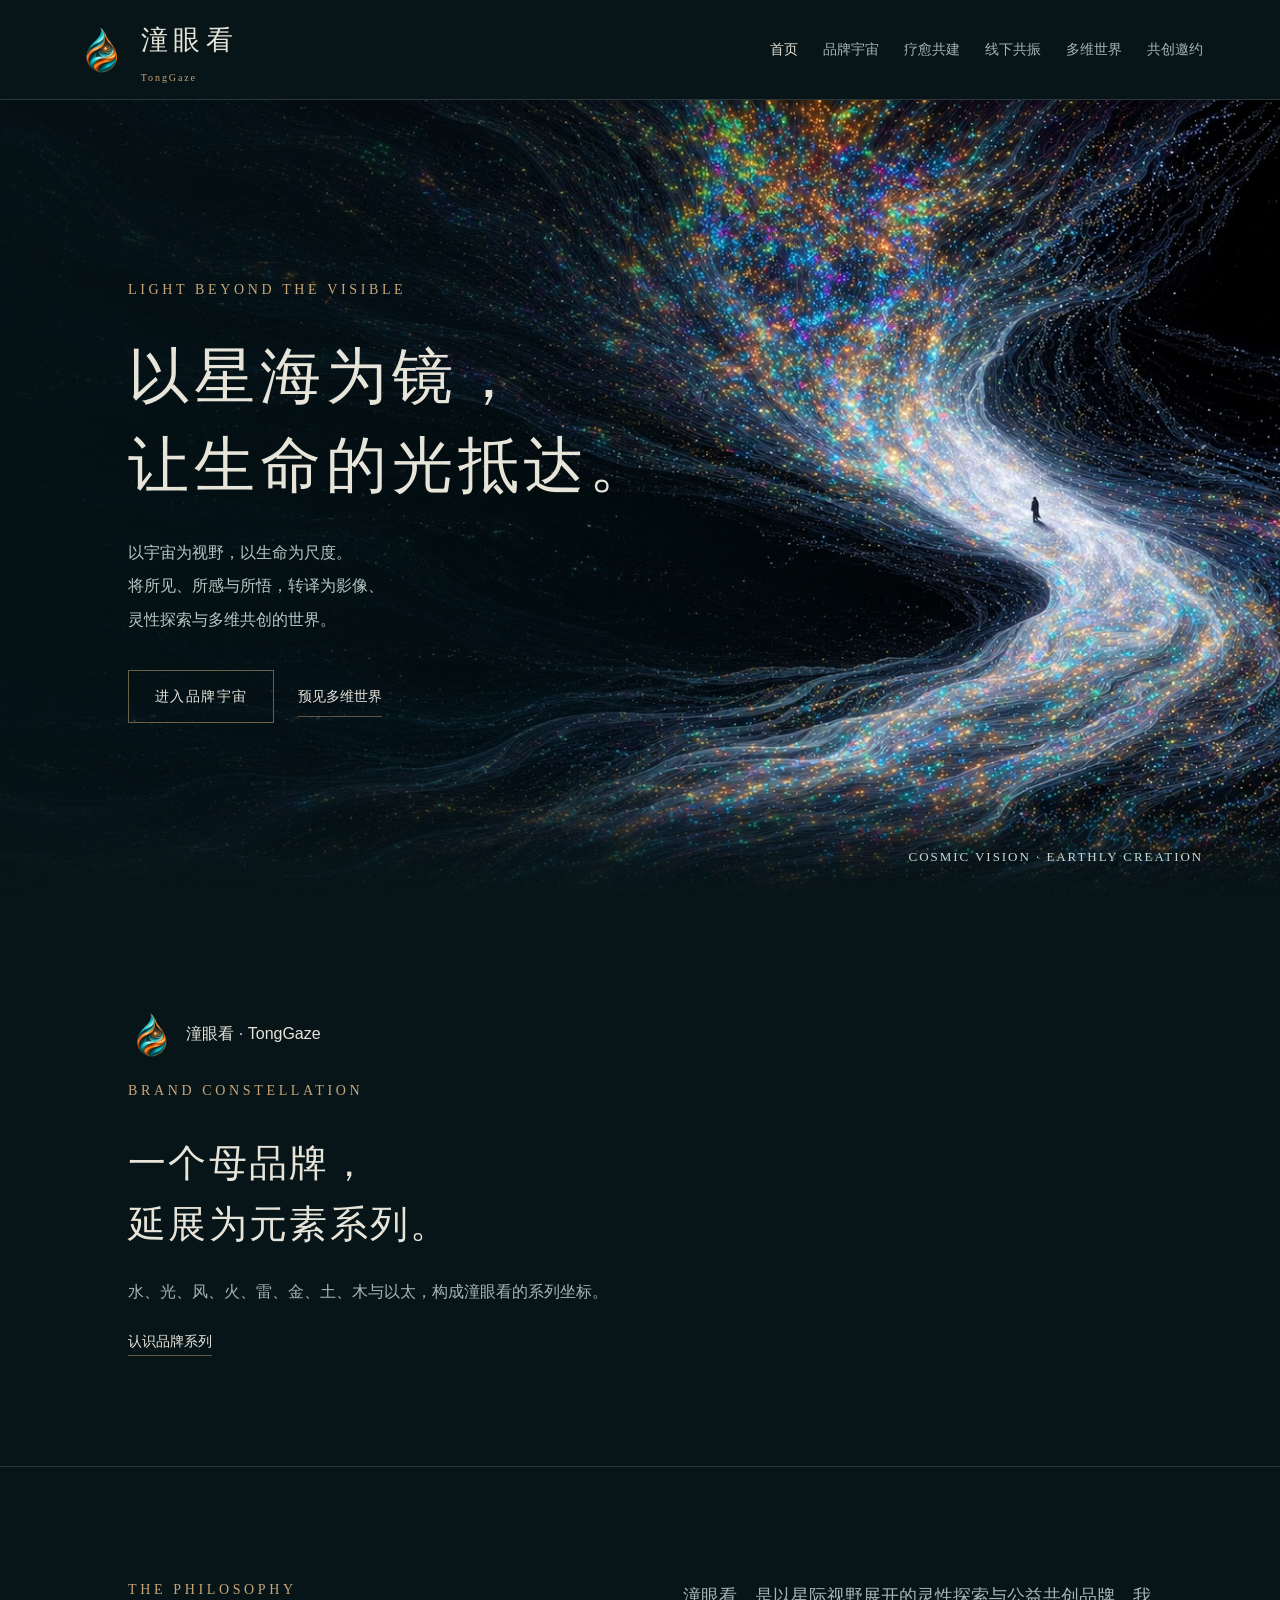
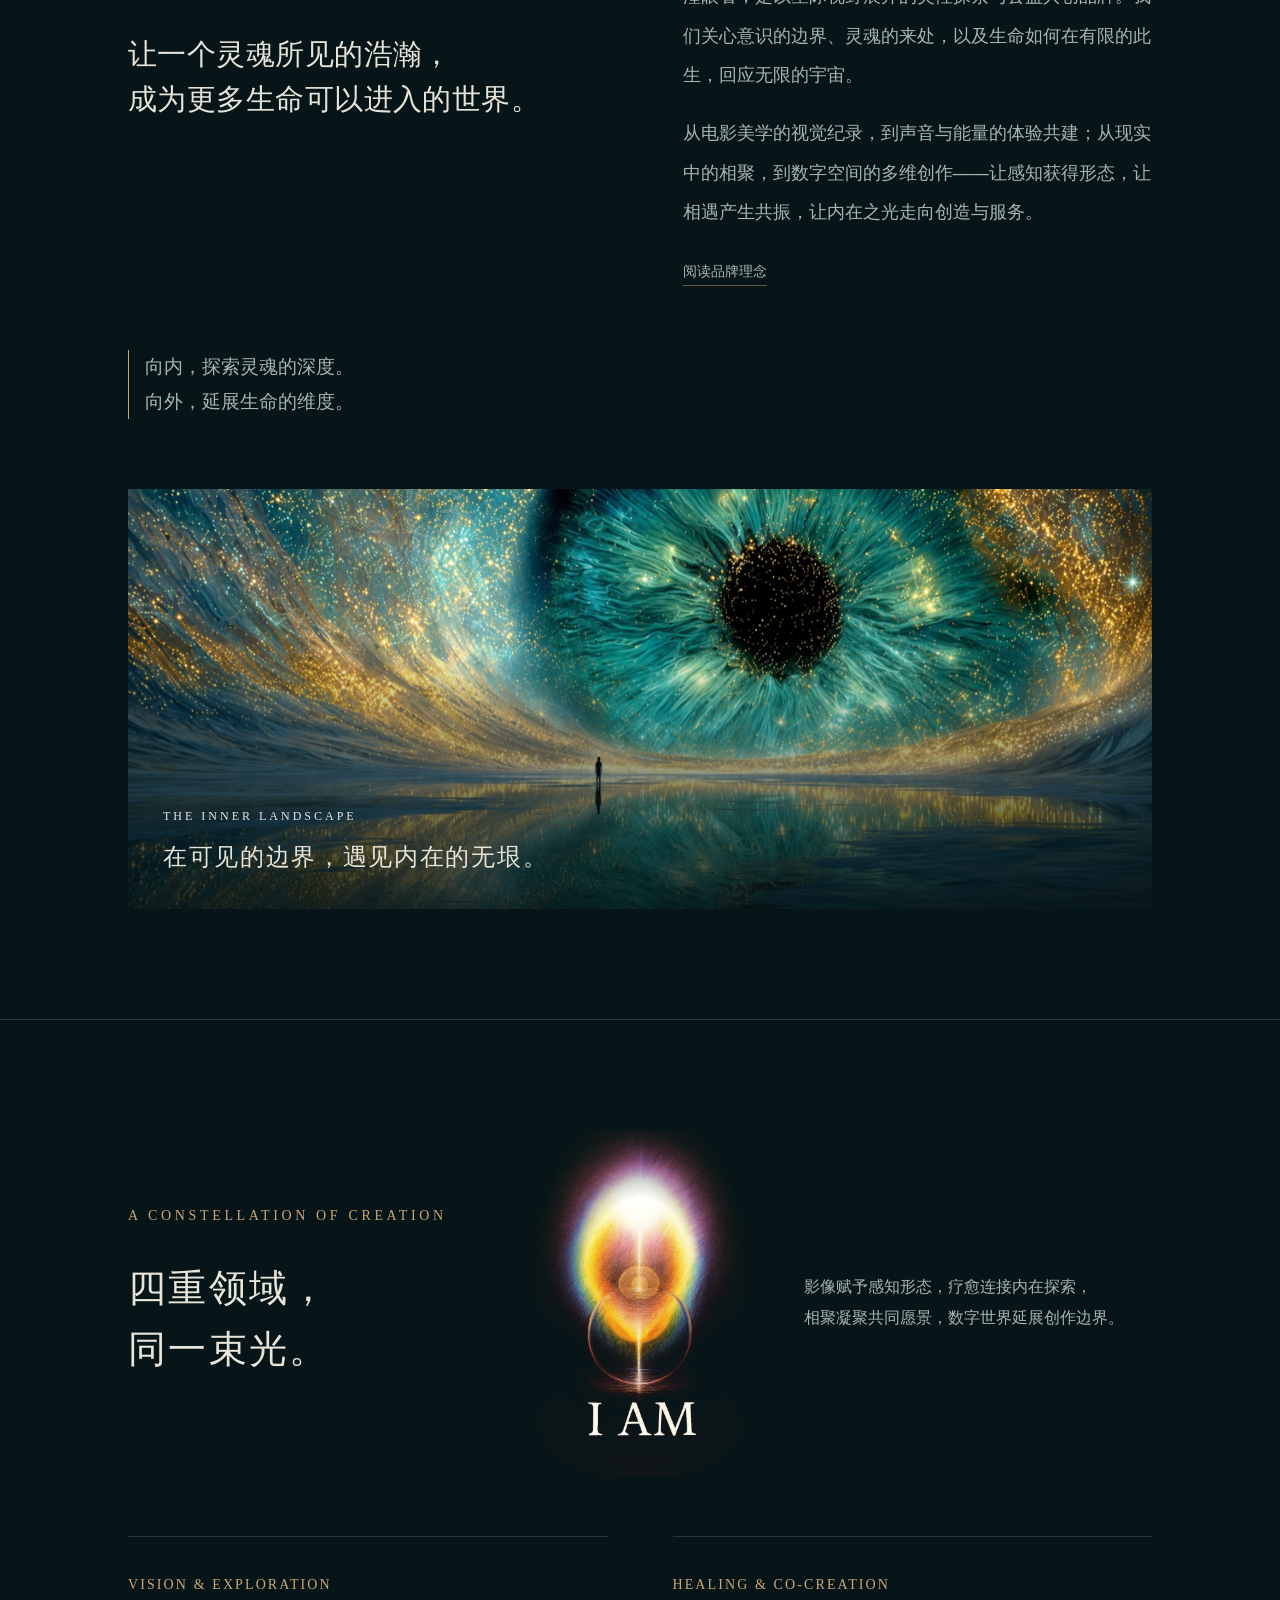
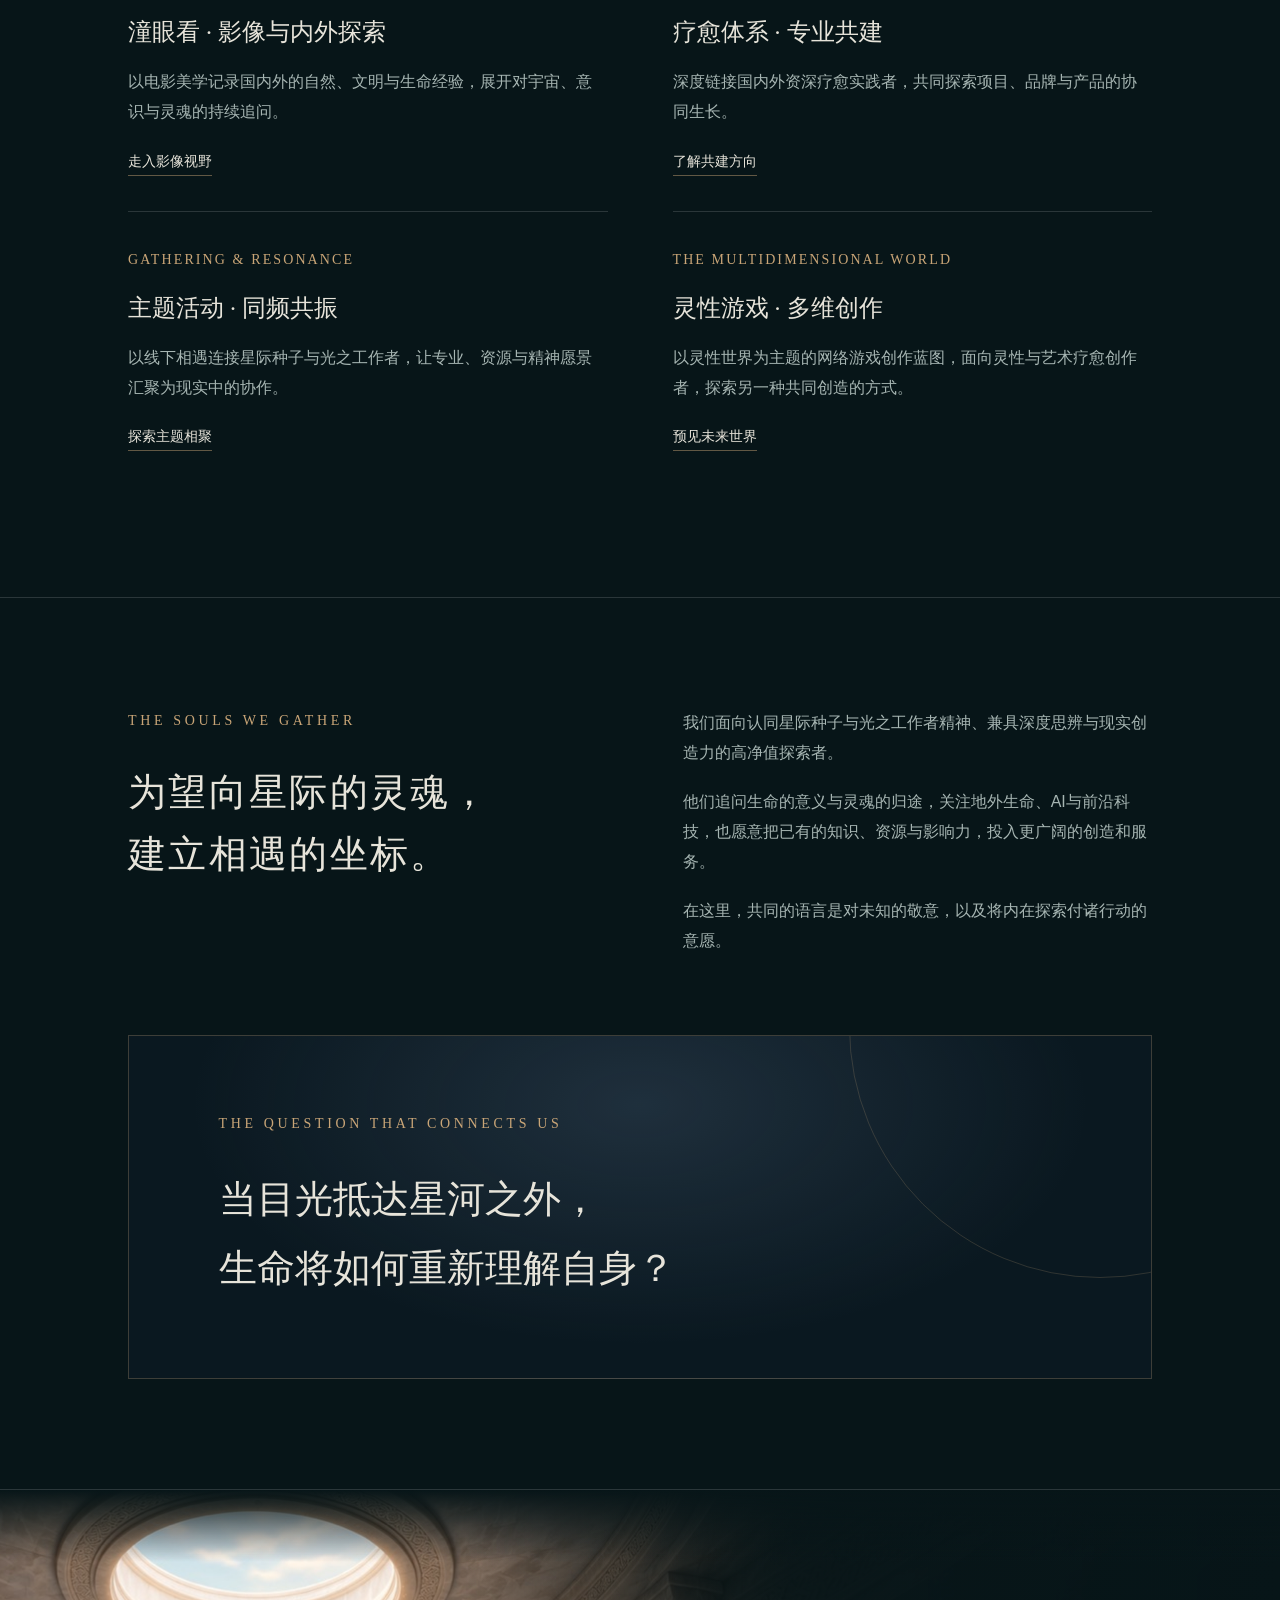
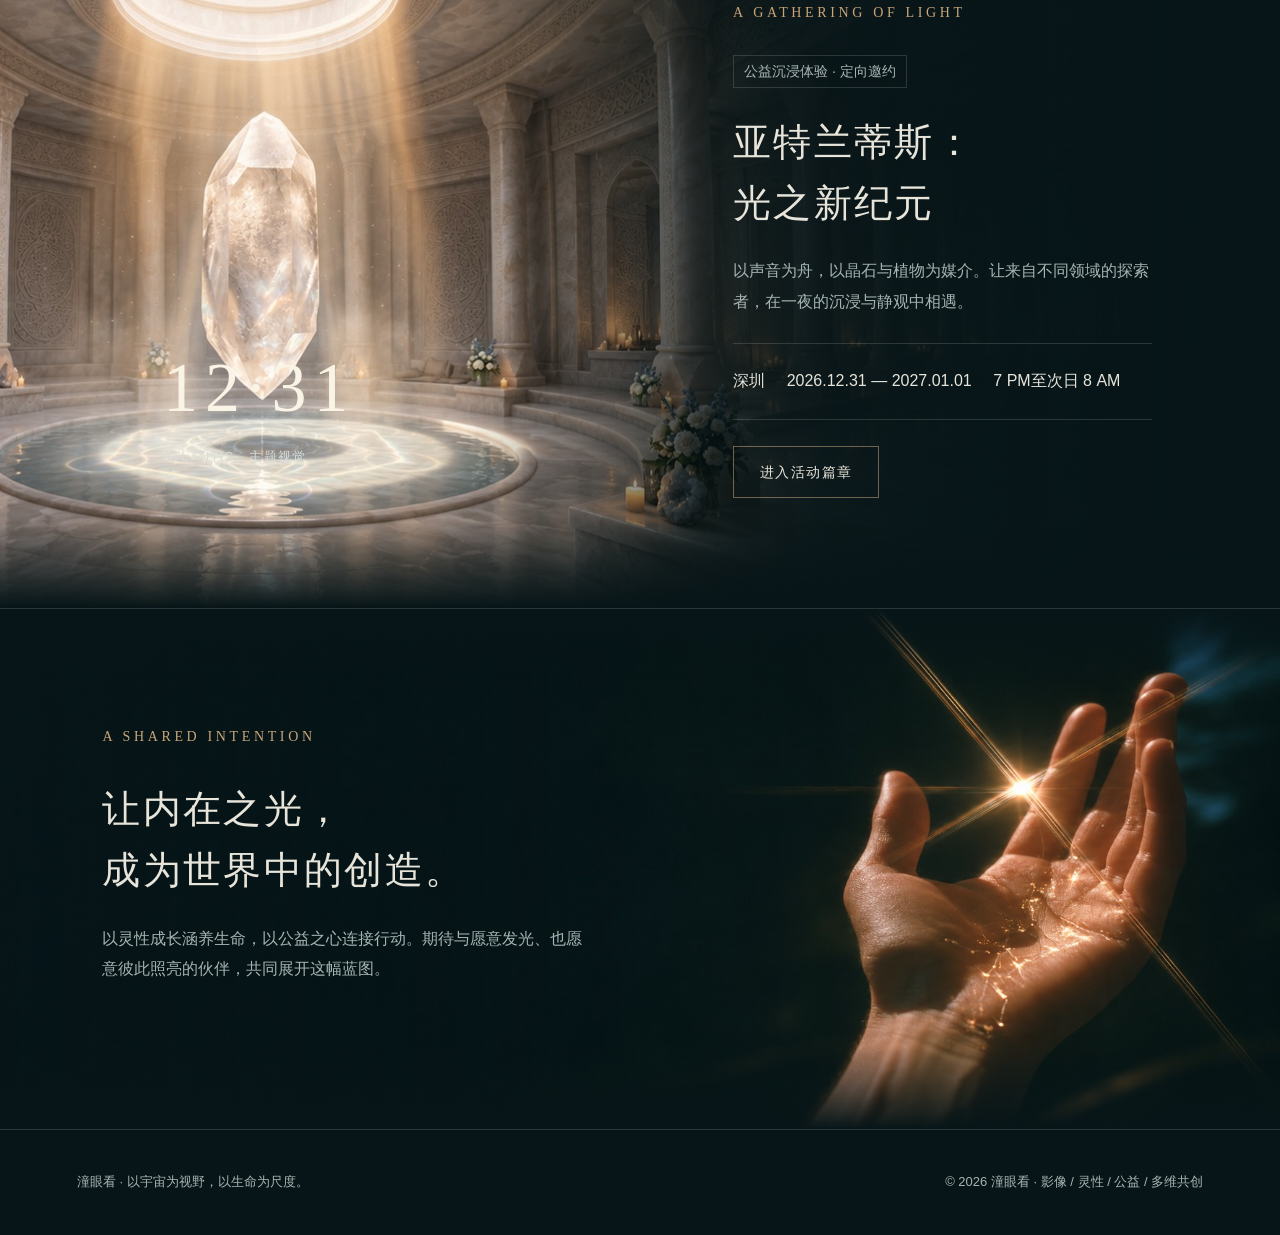
<file: index.html>
<!DOCTYPE html>

<html lang="zh-CN"><head><meta charset="utf-8"/><meta content="width=device-width,initial-scale=1" name="viewport"/><meta content="#071518" name="theme-color"/><meta content="潼眼看，以宇宙为视野，以生命为尺度。连接电影美学、灵性成长、疗愈共建与多维创作。" name="description"/><title>以星海为镜，让生命的光抵达｜潼眼看</title><link href="style.css?v=crystal-panorama" rel="stylesheet"/><meta content="https://mengl6669-dotcom.github.io/tongyankan/assets/i-am.jpg" property="og:image"/><link href="assets/brand/tonggaze-icon-32.png" rel="icon" sizes="32x32" type="image/png"/><link href="assets/brand/tonggaze-icon-180.png" rel="apple-touch-icon" sizes="180x180"/><style>
#philosophy { scroll-margin-top: 6rem; }
.philosophy-heading { container-type: inline-size; min-width: 0; }
#philosophy h2 {
  font-size: min(2.125rem, 6.9cqi);
  line-height: 1.55;
  letter-spacing: .015em;
}
#philosophy .manifesto { padding: 0 0 0 1rem; }
#philosophy .quote {
  color: var(--muted);
  font-size: clamp(1rem, 1.45vw, 1.25rem);
  line-height: 1.85;
}
</style></head><body><header><a aria-label="潼眼看首页" class="logo" href="index.html"><img alt="" class="brand-mark" height="62" src="assets/brand/tonggaze-mark.png" width="54"/><span class="brand-wordmark">潼眼看<small>TongGaze</small></span></a><button aria-controls="nav" aria-expanded="false" class="menu">目录</button><nav aria-label="主导航" id="nav"><a aria-current="page" class="active" href="index.html">首页</a><a class="" href="about.html">品牌宇宙</a><a class="" href="healing.html">疗愈共建</a><a class="" href="experience.html">线下共振</a><a class="" href="world.html">多维世界</a><a class="" href="collaborate.html">共创邀约</a></nav></header><main>
<section class="hero has-photograph"><div class="hero-photograph"><img alt="一道彩色星流穿过夜空，人物伫立在光中" decoding="async" fetchpriority="high" width="1881" height="836" src="assets/starstream-wide.jpg"/></div><div class="hero-text"><div class="eyebrow">Light beyond the visible</div><h1>以星海为镜，<br/>让生命的光抵达。</h1><p>以宇宙为视野，以生命为尺度。<br/>将所见、所感与所悟，转译为影像、<br/>灵性探索与多维共创的世界。</p><div class="actions"><a class="button" href="about.html">进入品牌宇宙</a><a class="textlink" href="world.html">预见多维世界</a></div></div><div class="hero-caption">COSMIC VISION · EARTHLY CREATION</div></section>
<section class="section" id="brand-series" aria-labelledby="brand-series-title">
  <div style="display:flex;align-items:center;gap:.65rem;margin-bottom:1.25rem">
    <img src="assets/brand/tonggaze-emblem.png" alt="" width="48" height="48" loading="lazy"/>
    <span>潼眼看 · TongGaze</span>
  </div>
  <div class="eyebrow">Brand constellation</div>
  <h2 id="brand-series-title">一个母品牌，<br/>延展为元素系列。</h2>
  <p class="muted">水、光、风、火、雷、金、土、木与以太，构成潼眼看的系列坐标。</p>
  <a class="textlink" href="about.html#constellation">认识品牌系列</a>
</section>
<section class="section" id="philosophy"><div class="section-head"><div class="philosophy-heading"><div class="eyebrow">The philosophy</div><h2>让一个灵魂所见的浩瀚，<br/>成为更多生命<wbr/>可以进入的世界。</h2></div><div class="intro muted"><p>潼眼看，是以星际视野展开的灵性探索与公益共创品牌。我们关心意识的边界、灵魂的来处，以及生命如何在有限的此生，回应无限的宇宙。</p><p>从电影美学的视觉纪录，到声音与能量的体验共建；从现实中的相聚，到数字空间的多维创作——让感知获得形态，让相遇产生共振，让内在之光走向创造与服务。</p><a class="textlink" href="about.html">阅读品牌理念</a></div></div><div class="manifesto"><p class="quote">向内，探索灵魂的深度。<br/>向外，延展生命的维度。</p></div><figure class="landscape-window"><img alt="星辰汇聚成宇宙之眼，映照在静谧水面上" class="" decoding="async" height="900" loading="lazy" sizes="(max-width: 760px) 100vw, 55vw" src="assets/cosmic-eye.jpg" width="1600"/><figcaption><span>THE INNER LANDSCAPE</span>在可见的边界，遇见内在的无垠。</figcaption></figure></section>
<section class="section" id="creation-fields"><div class="section-head creation-fields-head"><div><div class="eyebrow">A constellation of creation</div><h2>四重领域，<br/>同一束光。</h2></div><p class="muted">影像赋予感知形态，疗愈连接内在探索，<br/>相聚凝聚共同愿景，数字世界延展创作边界。</p></div><div class="orbit-grid"><article class="orbit-item"><div class="starword">VISION &amp; EXPLORATION</div><h3>潼眼看 · 影像与内外探索</h3><p>以电影美学记录国内外的自然、文明与生命经验，展开对宇宙、意识与灵魂的持续追问。</p><a class="textlink" href="about.html#vision">走入影像视野</a></article><article class="orbit-item"><div class="starword">HEALING &amp; CO-CREATION</div><h3>疗愈体系 · 专业共建</h3><p>深度链接国内外资深疗愈实践者，共同探索项目、品牌与产品的协同生长。</p><a class="textlink" href="healing.html">了解共建方向</a></article><article class="orbit-item"><div class="starword">GATHERING &amp; RESONANCE</div><h3>主题活动 · 同频共振</h3><p>以线下相遇连接星际种子与光之工作者，让专业、资源与精神愿景汇聚为现实中的协作。</p><a class="textlink" href="experience.html">探索主题相聚</a></article><article class="orbit-item"><div class="starword">THE MULTIDIMENSIONAL WORLD</div><h3>灵性游戏 · 多维创作</h3><p>以灵性世界为主题的网络游戏创作蓝图，面向灵性与艺术疗愈创作者，探索另一种共同创造的方式。</p><a class="textlink" href="world.html">预见未来世界</a></article></div></section>
<section class="section"><div class="section-head"><div><div class="eyebrow">The souls we gather</div><h2>为望向星际的灵魂，<br/>建立相遇的坐标。</h2></div><div class="muted"><p>我们面向认同星际种子与光之工作者精神、兼具深度思辨与现实创造力的高净值探索者。</p><p>他们追问生命的意义与灵魂的归途，关注地外生命、AI与前沿科技，也愿意把已有的知识、资源与影响力，投入更广阔的创造和服务。</p><p>在这里，共同的语言是对未知的敬意，以及将内在探索付诸行动的意愿。</p></div></div><div class="constellation"><div class="eyebrow">The question that connects us</div><p class="quote">当目光抵达星河之外，<br/>生命将如何重新理解自身？</p></div></section>
<section class="section event-panel crystal-panel" id="atlantis"><div aria-label="亚特兰蒂斯光之门主题视觉" class="event-art photo-event" role="img"><span class="event-date">12·31</span><small class="art-note">ATLANTIS · 主题视觉</small></div><div><div class="eyebrow">A gathering of light</div><span class="tag">公益沉浸体验 · 定向邀约</span><h2>亚特兰蒂斯：<br/>光之新纪元</h2><p class="muted">以声音为舟，以晶石与植物为媒介。让来自不同领域的探索者，在一夜的沉浸与静观中相遇。</p><div class="facts"><div><strong>深圳</strong></div><div><strong>2026.12.31 — 2027.01.01</strong></div><div><strong>7 PM至次日 8 AM</strong></div></div><a class="button" href="experience.html">进入活动篇章</a></div></section>
<section class="closing reach-scene palm-scene" id="shared-intention"><div class="eyebrow">A shared intention</div><h2>让内在之光，<br/>成为世界中的创造。</h2><p>以灵性成长涵养生命，以公益之心连接行动。期待与愿意发光、也愿意彼此照亮的伙伴，共同展开这幅蓝图。</p></section></main><footer><span>潼眼看 · 以宇宙为视野，以生命为尺度。</span><span>© 2026 潼眼看 · 影像 / 灵性 / 公益 / 多维共创</span></footer><script src="app.js"></script></body></html>
</file>
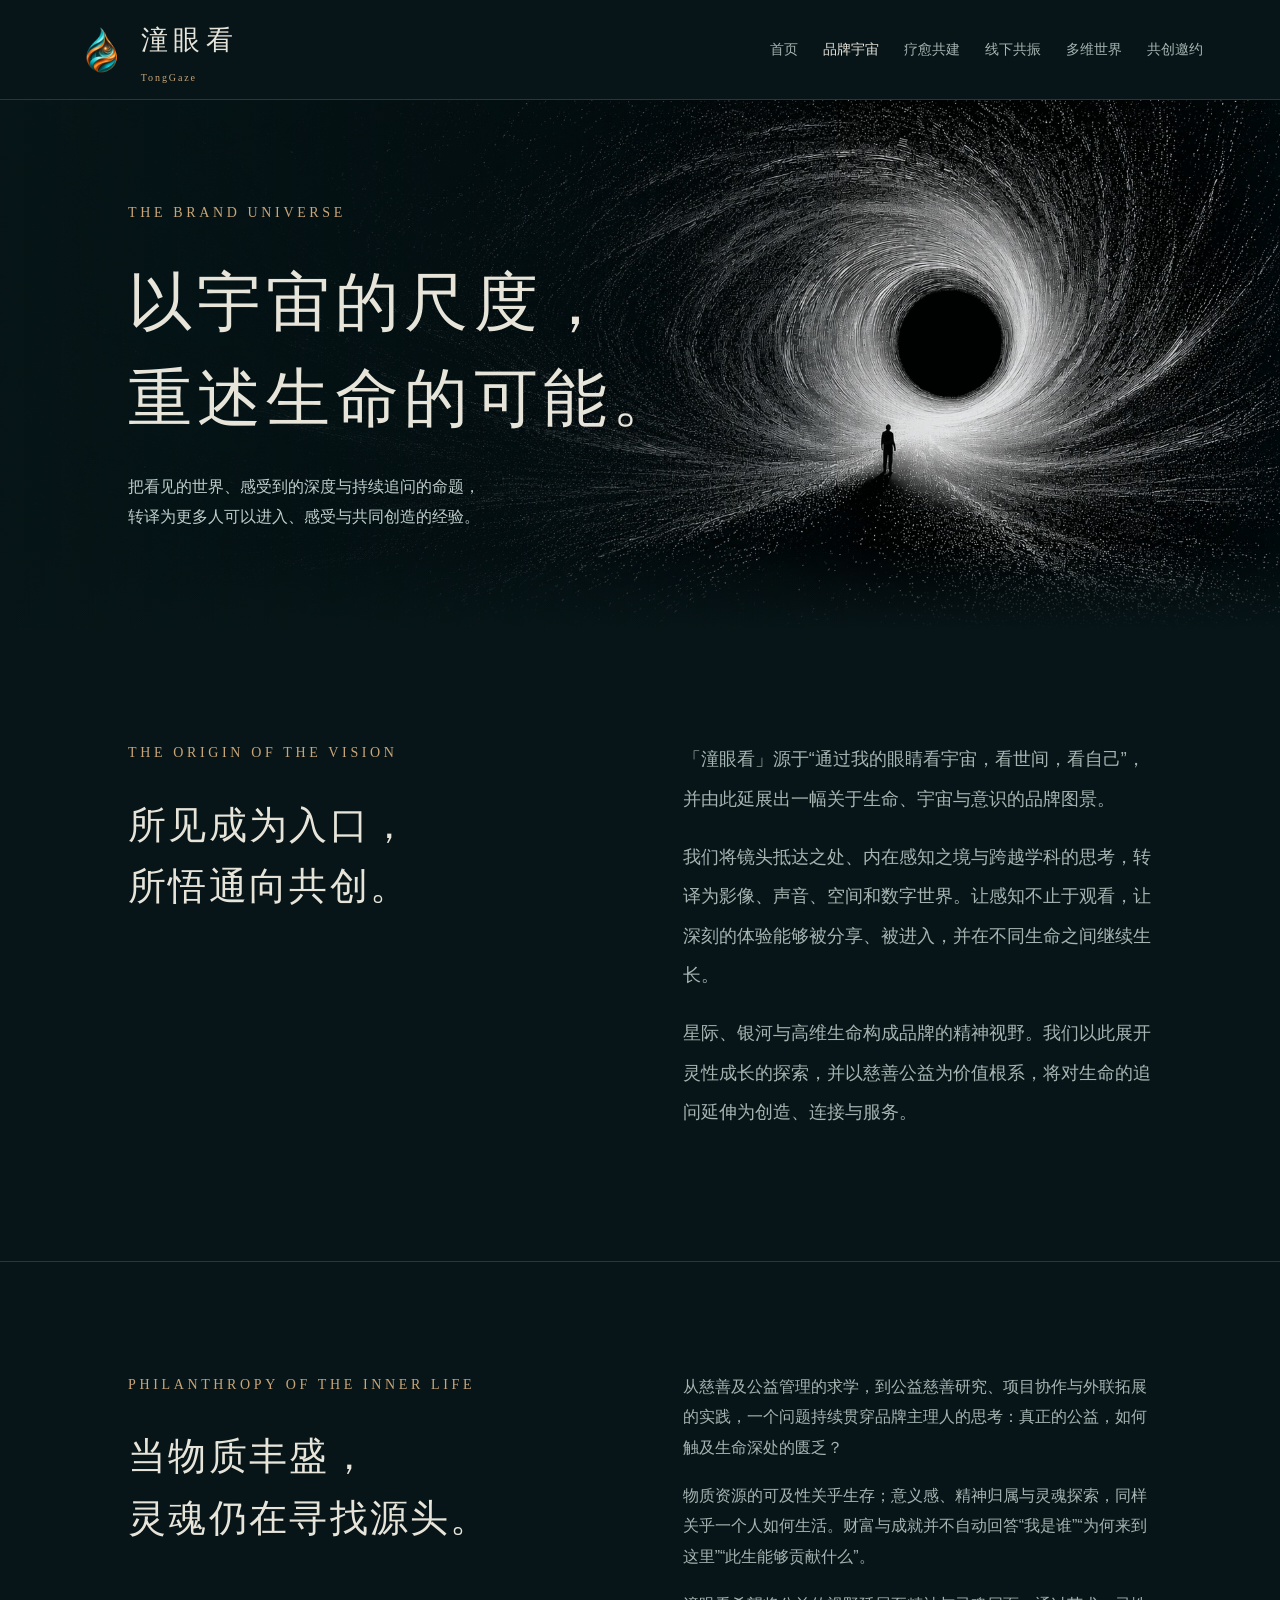
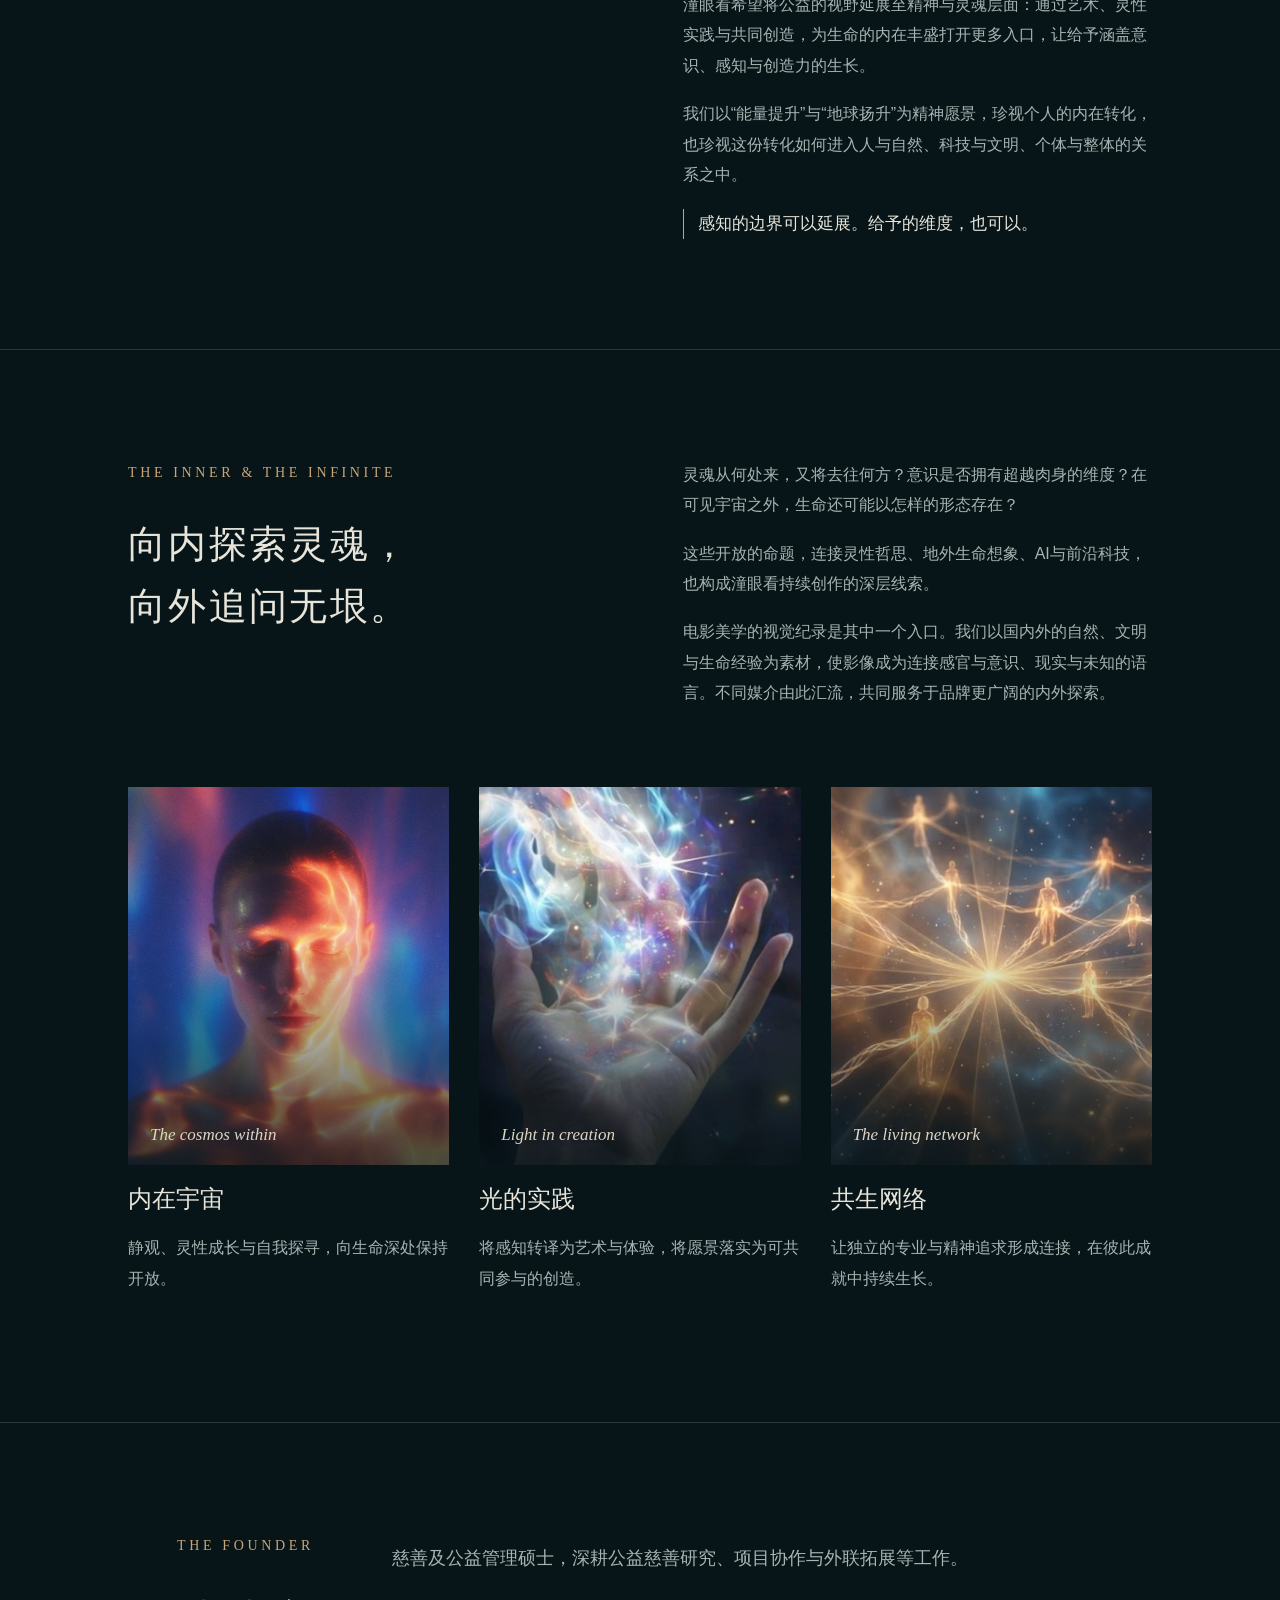
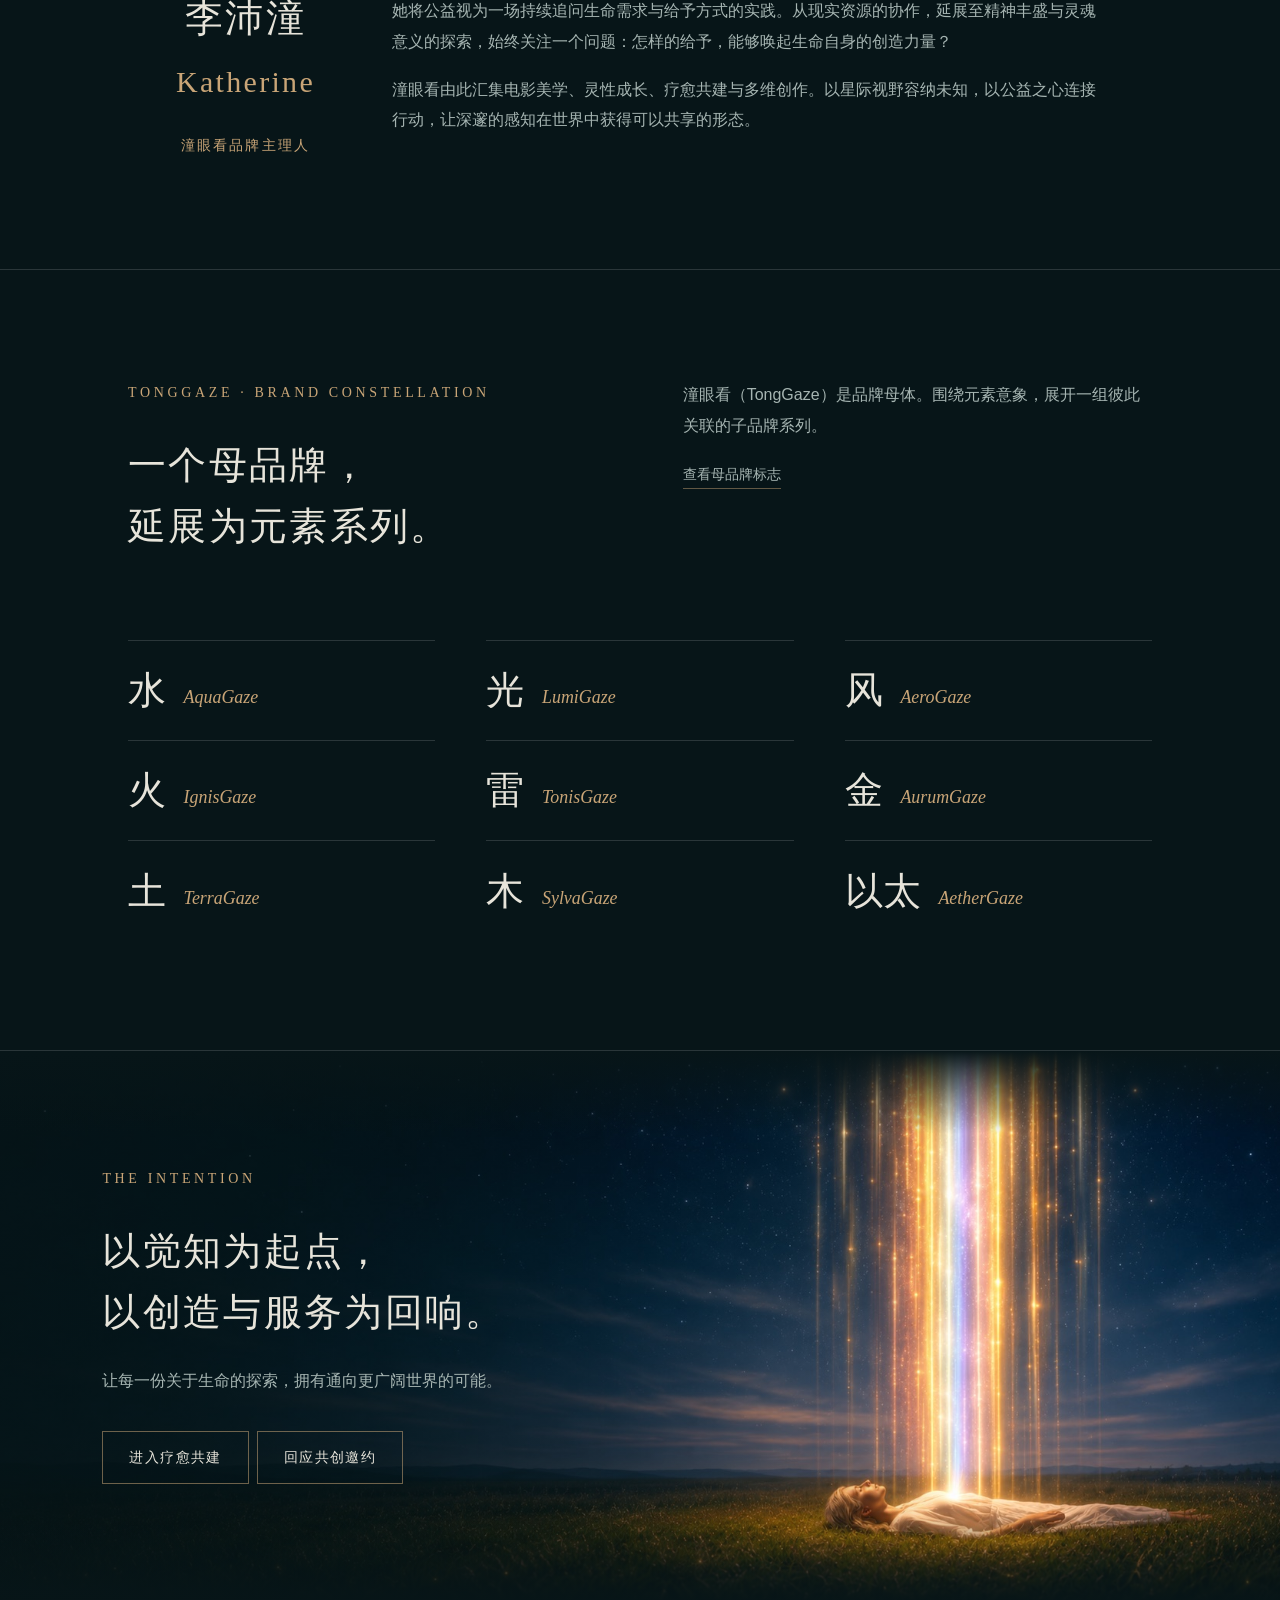
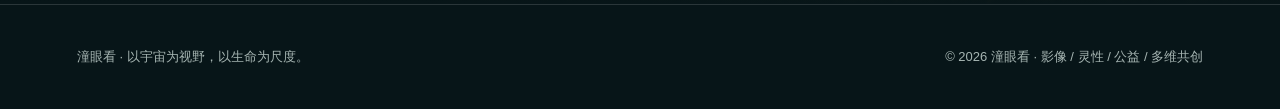
<file: about.html>
<!DOCTYPE html>

<html lang="zh-CN"><head><meta charset="utf-8"/><meta content="width=device-width,initial-scale=1" name="viewport"/><meta content="#071518" name="theme-color"/><meta content="潼眼看，以宇宙为视野，以生命为尺度。连接电影美学、灵性成长、疗愈共建与多维创作。" name="description"/><title>品牌宇宙｜潼眼看</title><link href="style.css?v=intention-beam" rel="stylesheet"/><meta content="https://mengl6669-dotcom.github.io/tongyankan/assets/deep-light.webp" property="og:image"/><link href="assets/brand/tonggaze-icon-32.png" rel="icon" sizes="32x32" type="image/png"/><link href="assets/brand/tonggaze-icon-180.png" rel="apple-touch-icon" sizes="180x180"/></head><body><header><a aria-label="潼眼看首页" class="logo" href="index.html"><img alt="" class="brand-mark" height="62" src="assets/brand/tonggaze-mark.png" width="54"/><span class="brand-wordmark">潼眼看<small>TongGaze</small></span></a><button aria-controls="nav" aria-expanded="false" class="menu">目录</button><nav aria-label="主导航" id="nav"><a class="" href="index.html">首页</a><a aria-current="page" class="active" href="about.html">品牌宇宙</a><a class="" href="healing.html">疗愈共建</a><a class="" href="experience.html">线下共振</a><a class="" href="world.html">多维世界</a><a class="" href="collaborate.html">共创邀约</a></nav></header><main><section class="pagehero visual-hero horizon-hero"><div class="pagehero-art"><img alt="一个人站在黑洞前，四周星光向中心汇聚" decoding="async" fetchpriority="high" src="assets/event-horizon-wide.jpg" width="1983" height="793"/></div><div class="eyebrow">The brand universe</div><h1>以宇宙的尺度，<br/>重述生命的可能。</h1><p>把看见的世界、感受到的深度与持续追问的命题，<br/>转译为更多人可以进入、感受与共同创造的经验。</p></section>
<section class="section origin-section"><div class="section-head"><div><div class="eyebrow">The origin of the vision</div><h2>所见成为入口，<br/>所悟通向共创。</h2></div><div class="intro muted"><p>「潼眼看」源于“通过我的眼睛看宇宙，看世间，看自己”，并由此延展出一幅关于生命、宇宙与意识的品牌图景。</p><p>我们将镜头抵达之处、内在感知之境与跨越学科的思考，转译为影像、声音、空间和数字世界。让感知不止于观看，让深刻的体验能够被分享、被进入，并在不同生命之间继续生长。</p><p>星际、银河与高维生命构成品牌的精神视野。我们以此展开灵性成长的探索，并以慈善公益为价值根系，将对生命的追问延伸为创造、连接与服务。</p></div></div></section>
<section class="section" id="inner-philanthropy"><div class="section-head"><div><div class="eyebrow">Philanthropy of the inner life</div><h2>当物质丰盛，<br/>灵魂仍在寻找源头。</h2></div><div class="muted"><p>从慈善及公益管理的求学，到公益慈善研究、项目协作与外联拓展的实践，一个问题持续贯穿品牌主理人的思考：真正的公益，如何触及生命深处的匮乏？</p><p>物质资源的可及性关乎生存；意义感、精神归属与灵魂探索，同样关乎一个人如何生活。财富与成就并不自动回答“我是谁”“为何来到这里”“此生能够贡献什么”。</p><p>潼眼看希望将公益的视野延展至精神与灵魂层面：通过艺术、灵性实践与共同创造，为生命的内在丰盛打开更多入口，让给予涵盖意识、感知与创造力的生长。</p><p>我们以“能量提升”与“地球扬升”为精神愿景，珍视个人的内在转化，也珍视这份转化如何进入人与自然、科技与文明、个体与整体的关系之中。</p><p class="giving-reflection"><span>感知的边界可以延展。</span><span>给予的维度，也可以。</span></p></div></div></section>
<section class="section" id="vision"><div class="section-head"><div><div class="eyebrow">The inner &amp; the infinite</div><h2>向内探索灵魂，<br/>向外追问无垠。</h2></div><div class="muted"><p>灵魂从何处来，又将去往何方？意识是否拥有超越肉身的维度？在可见宇宙之外，生命还可能以怎样的形态存在？</p><p>这些开放的命题，连接灵性哲思、地外生命想象、AI与前沿科技，也构成潼眼看持续创作的深层线索。</p><p>电影美学的视觉纪录是其中一个入口。我们以国内外的自然、文明与生命经验为素材，使影像成为连接感官与意识、现实与未知的语言。不同媒介由此汇流，共同服务于品牌更广阔的内外探索。</p></div></div><div class="triptych"><div class="card"><div class="art photo-art"><img alt="蓝紫色光影中闭目的人像，金光勾勒出面部与锁骨" decoding="async" loading="lazy" src="assets/inner-cosmos-portrait.jpg" width="900" height="1350"/><em>The cosmos within</em></div><h3>内在宇宙</h3><p>静观、灵性成长与自我探寻，向生命深处保持开放。</p></div><div class="card"><div class="art photo-art"><img alt="张开的手掌托起一束星光" decoding="async" loading="lazy" src="assets/light-in-palm.jpg" width="692" height="1200"/><em>Light in creation</em></div><h3>光的实践</h3><p>将感知转译为艺术与体验，将愿景落实为可共同参与的创造。</p></div><div class="card"><div class="art photo-art"><img alt="光与生命彼此连接的共生网络意象" class="" decoding="async" height="892" loading="lazy" sizes="(max-width: 760px) 100vw, 55vw" src="assets/creator-network.jpg" width="1600"/><em>The living network</em></div><h3>共生网络</h3><p>让独立的专业与精神追求形成连接，在彼此成就中持续生长。</p></div></div></section>
<section class="section" id="founder"><div class="section-head founder-layout"><div class="founder-identity"><div class="eyebrow">The founder</div><h2>李沛潼<br/><span style="font-family:Georgia,serif;font-size:30px;color:var(--gold)">Katherine</span></h2><div class="starword">潼眼看品牌主理人</div></div><div class="muted"><p class="intro">慈善及公益管理硕士，深耕公益慈善研究、项目协作与外联拓展等工作。</p><p>她将公益视为一场持续追问生命需求与给予方式的实践。从现实资源的协作，延展至精神丰盛与灵魂意义的探索，始终关注一个问题：怎样的给予，能够唤起生命自身的创造力量？</p><p>潼眼看由此汇集电影美学、灵性成长、疗愈共建与多维创作。以星际视野容纳未知，以公益之心连接行动，让深邃的感知在世界中获得可以共享的形态。</p></div></div></section><section class="section brand-constellation" id="constellation"><div class="section-head"><div><div class="eyebrow">TongGaze · Brand constellation</div><h2>一个母品牌，<br/>延展为元素系列。</h2></div><div class="muted"><p>潼眼看（TongGaze）是品牌母体。围绕元素意象，展开一组彼此关联的子品牌系列。</p><a class="textlink" href="brand.html">查看母品牌标志</a></div></div><div class="brand-series-grid"><article class="brand-series-card"><h3>水</h3><span lang="en">AquaGaze</span></article><article class="brand-series-card"><h3>光</h3><span lang="en">LumiGaze</span></article><article class="brand-series-card"><h3>风</h3><span lang="en">AeroGaze</span></article><article class="brand-series-card"><h3>火</h3><span lang="en">IgnisGaze</span></article><article class="brand-series-card"><h3>雷</h3><span lang="en">TonisGaze</span></article><article class="brand-series-card"><h3>金</h3><span lang="en">AurumGaze</span></article><article class="brand-series-card"><h3>土</h3><span lang="en">TerraGaze</span></article><article class="brand-series-card"><h3>木</h3><span lang="en">SylvaGaze</span></article><article class="brand-series-card"><h3>以太</h3><span lang="en">AetherGaze</span></article></div></section><section id="intention" class="closing reach-scene intention-scene"><div class="eyebrow">The intention</div><h2>以觉知为起点，<br/>以创造与服务为回响。</h2><p>让每一份关于生命的探索，拥有通向更广阔世界的可能。</p><a class="button" href="healing.html">进入疗愈共建</a><a class="button" href="collaborate.html">回应共创邀约</a></section></main><footer><span>潼眼看 · 以宇宙为视野，以生命为尺度。</span><span>© 2026 潼眼看 · 影像 / 灵性 / 公益 / 多维共创</span></footer><script src="app.js"></script></body></html>
</file>
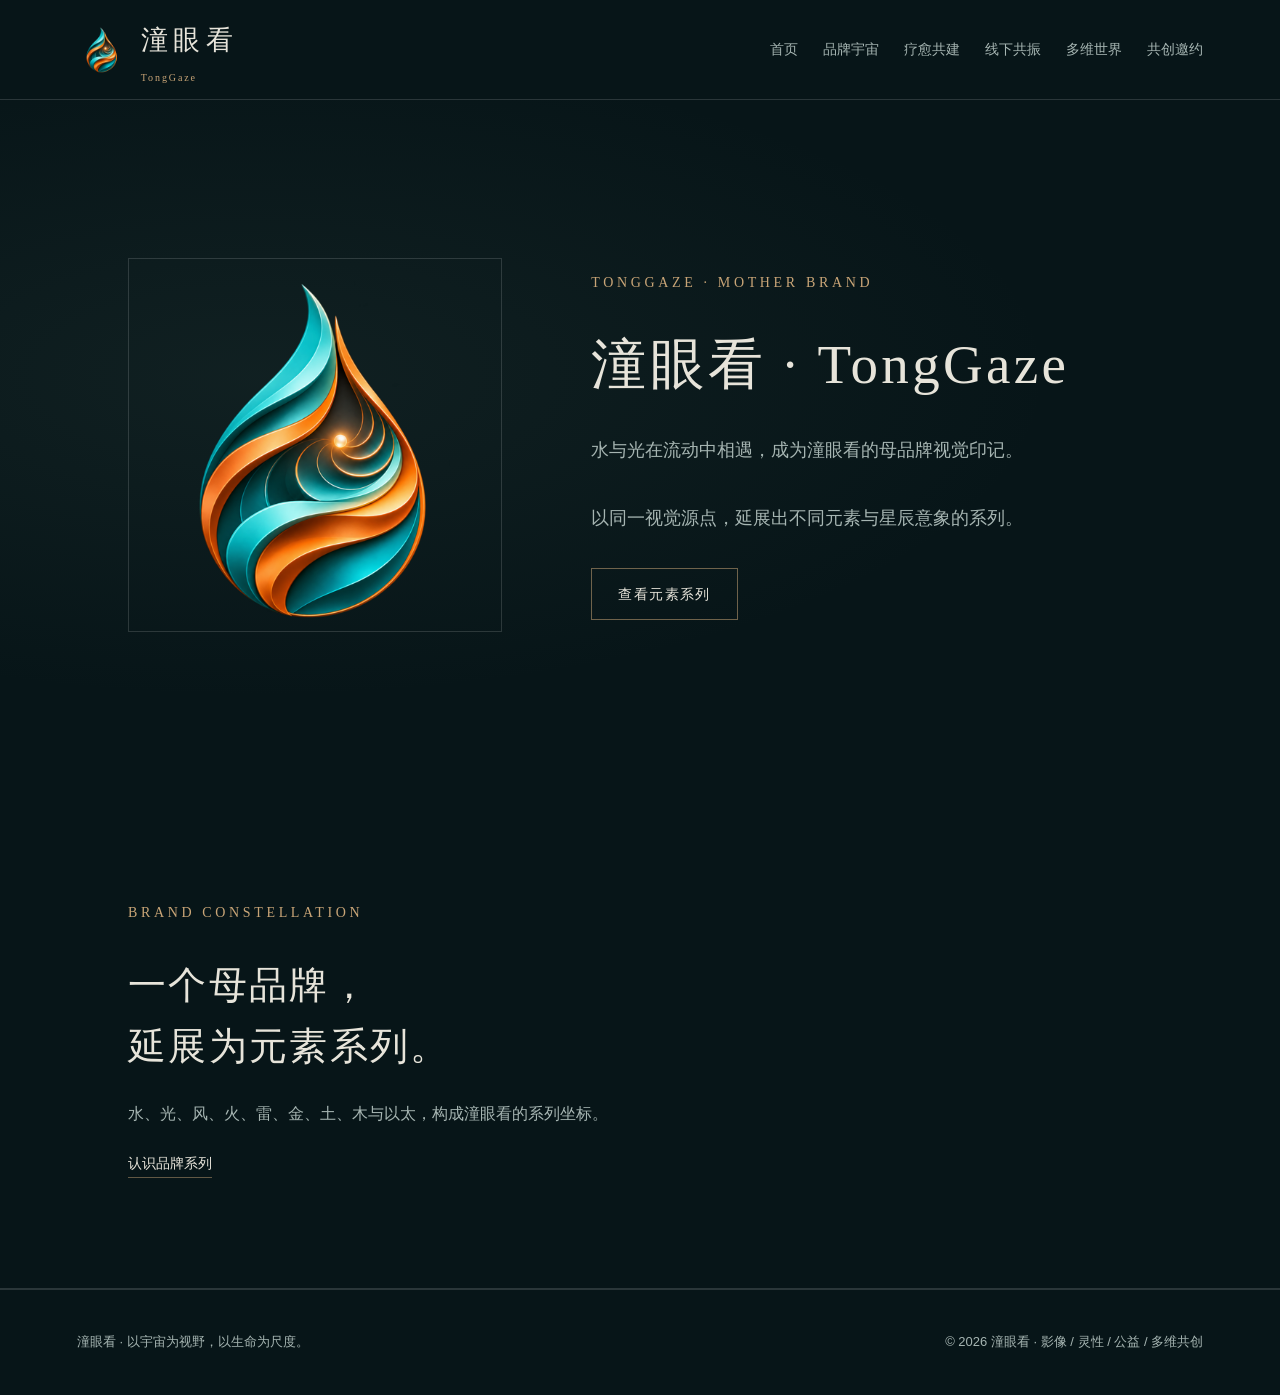
<file: brand.html>
<!DOCTYPE html>

<html lang="zh-CN"><head><meta charset="utf-8"/><meta content="width=device-width,initial-scale=1" name="viewport"/><meta content="#071518" name="theme-color"/><meta content="潼眼看母品牌定稿标志 TongGaze，以及由母品牌延展的元素系列。" name="description"/><title>潼眼看 · TongGaze 母品牌标志</title><link href="style.css?v=20261122-tonggaze" rel="stylesheet"/><meta content="https://mengl6669-dotcom.github.io/tongyankan/assets/brand/tonggaze-emblem.png" property="og:image"/><link href="assets/brand/tonggaze-icon-32.png" rel="icon" sizes="32x32" type="image/png"/><link href="assets/brand/tonggaze-icon-180.png" rel="apple-touch-icon" sizes="180x180"/></head><body><header><a aria-label="潼眼看首页" class="logo" href="index.html"><img alt="" class="brand-mark" height="62" src="assets/brand/tonggaze-mark.png" width="54"/><span class="brand-wordmark">潼眼看<small>TongGaze</small></span></a><button aria-controls="nav" aria-expanded="false" class="menu">目录</button><nav aria-label="主导航" id="nav"><a class="" href="index.html">首页</a><a class="" href="about.html">品牌宇宙</a><a class="" href="healing.html">疗愈共建</a><a class="" href="experience.html">线下共振</a><a class="" href="world.html">多维世界</a><a class="" href="collaborate.html">共创邀约</a></nav></header><main class="brand-guide"><section class="brand-guide-hero master-brand-hero"><div class="brand-guide-symbol"><img alt="潼眼看水滴形母品牌标志" class="master-logo-image" height="520" src="assets/brand/tonggaze-emblem.png" width="520"/></div><div><div class="eyebrow">TongGaze · Mother Brand</div><h1>潼眼看 · TongGaze</h1><p>水与光在流动中相遇，成为潼眼看的母品牌视觉印记。</p><p>以同一视觉源点，延展出不同元素与星辰意象的系列。</p><a class="button" href="about.html#constellation">查看元素系列</a></div></section><section class="section"><div class="eyebrow">Brand constellation</div><h2>一个母品牌，<br/>延展为元素系列。</h2><p class="muted">水、光、风、火、雷、金、土、木与以太，构成潼眼看的系列坐标。</p><a class="textlink" href="about.html#constellation">认识品牌系列</a></section></main><footer><span>潼眼看 · 以宇宙为视野，以生命为尺度。</span><span>© 2026 潼眼看 · 影像 / 灵性 / 公益 / 多维共创</span></footer><script src="app.js"></script></body></html>
</file>
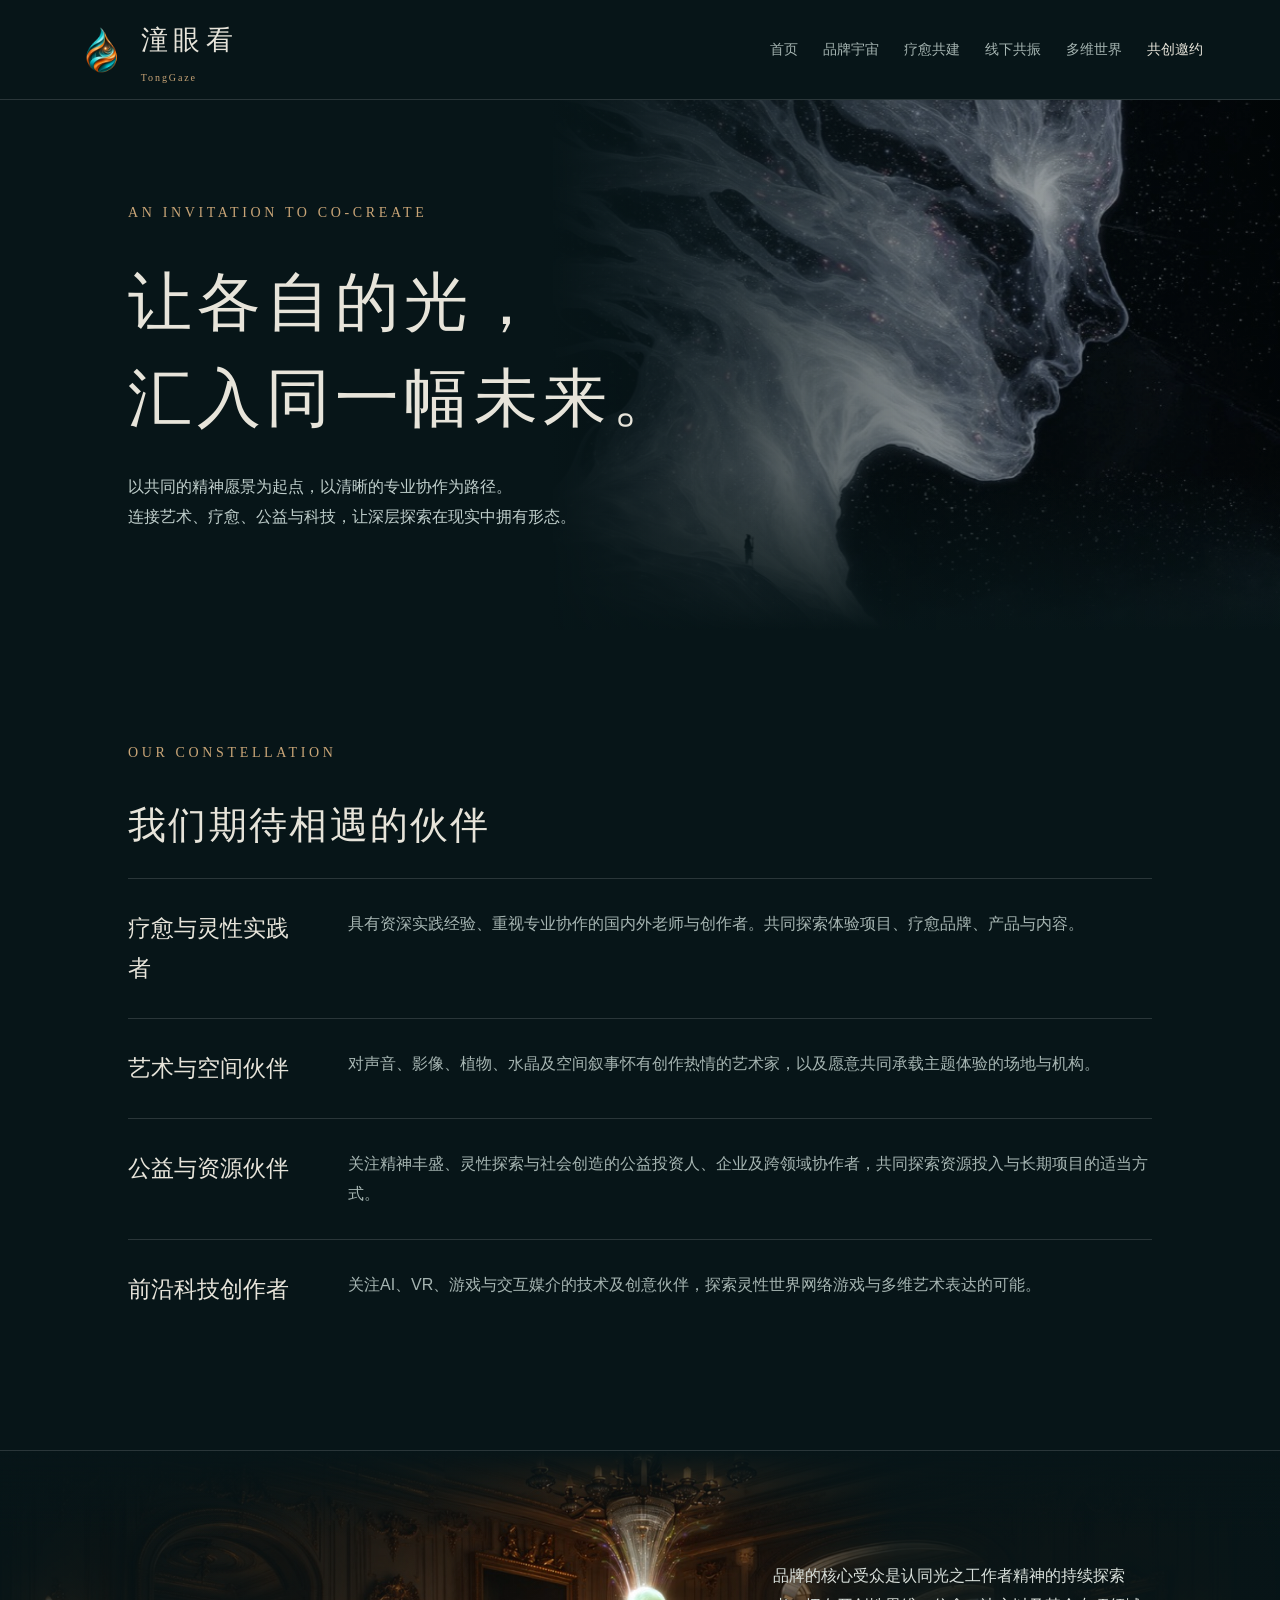
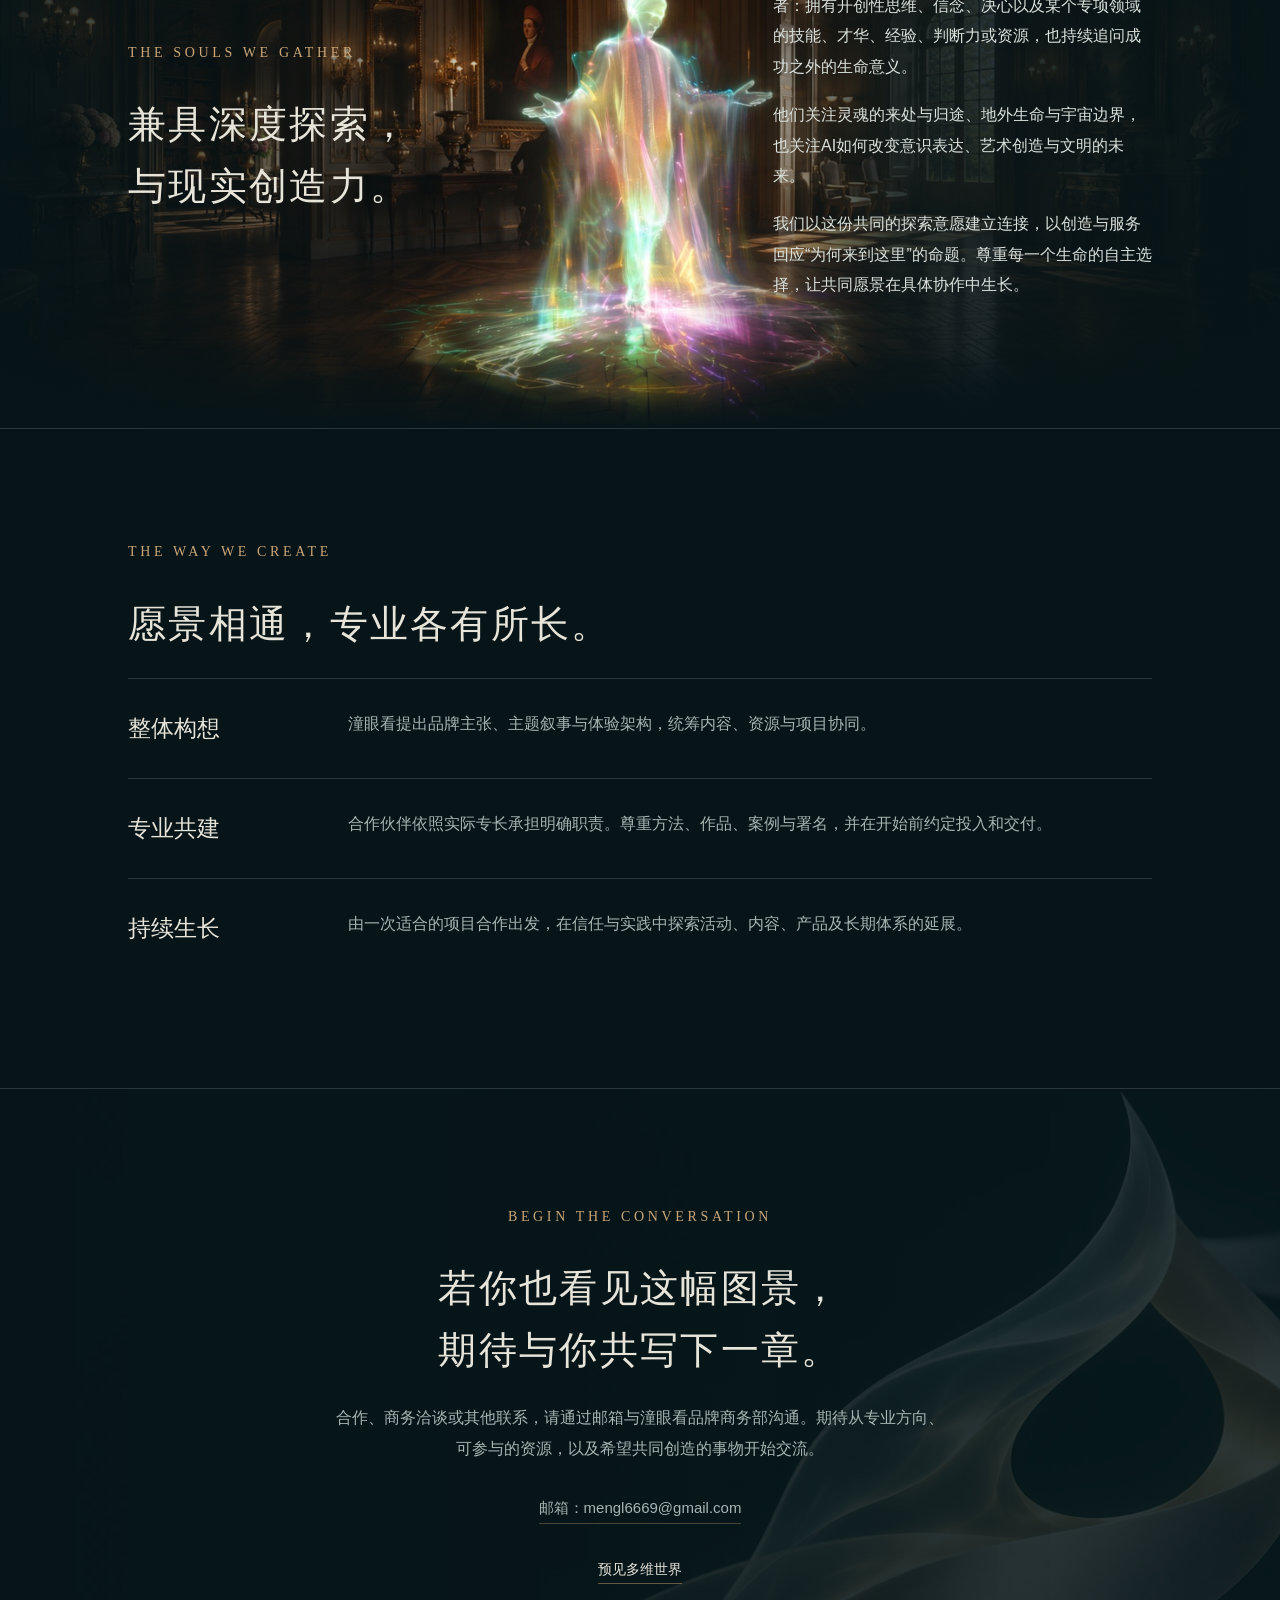
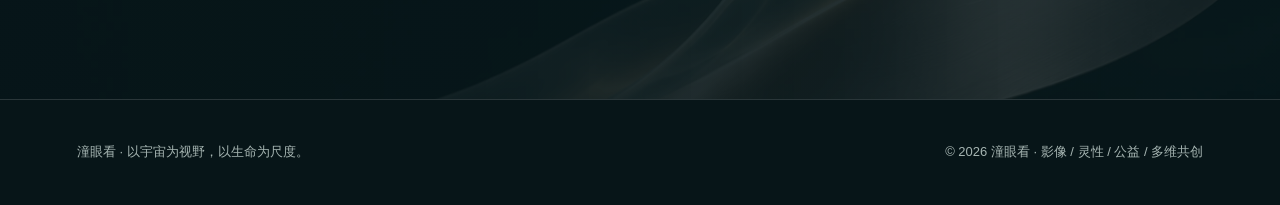
<file: collaborate.html>
<!DOCTYPE html>

<html lang="zh-CN"><head><meta charset="utf-8"/><meta content="width=device-width,initial-scale=1" name="viewport"/><meta content="#071518" name="theme-color"/><meta content="潼眼看，以宇宙为视野，以生命为尺度。连接电影美学、灵性成长、疗愈共建与多维创作。" name="description"/><title>共创邀约｜潼眼看</title><link href="style.css?v=three-scenes" rel="stylesheet"/><meta content="https://mengl6669-dotcom.github.io/tongyankan/assets/deep-light.webp" property="og:image"/><link href="assets/brand/tonggaze-icon-32.png" rel="icon" sizes="32x32" type="image/png"/><link href="assets/brand/tonggaze-icon-180.png" rel="apple-touch-icon" sizes="180x180"/></head><body><header><a aria-label="潼眼看首页" class="logo" href="index.html"><img alt="" class="brand-mark" height="62" src="assets/brand/tonggaze-mark.png" width="54"/><span class="brand-wordmark">潼眼看<small>TongGaze</small></span></a><button aria-controls="nav" aria-expanded="false" class="menu">目录</button><nav aria-label="主导航" id="nav"><a class="" href="index.html">首页</a><a class="" href="about.html">品牌宇宙</a><a class="" href="healing.html">疗愈共建</a><a class="" href="experience.html">线下共振</a><a class="" href="world.html">多维世界</a><a aria-current="page" class="active" href="collaborate.html">共创邀约</a></nav></header><main><section class="pagehero visual-hero"><div class="pagehero-art"><img alt="银白星尘汇成侧脸，身旁站着一个小小的人影" decoding="async" fetchpriority="high" width="700" height="1250" src="assets/starlit-profile.jpg"/></div><div class="eyebrow">An invitation to co-create</div><h1>让各自的光，<br/>汇入同一幅未来。</h1><p>以共同的精神愿景为起点，以清晰的专业协作为路径。<br/>连接艺术、疗愈、公益与科技，让深层探索在现实中拥有形态。</p></section><section class="section"><div class="eyebrow">Our constellation</div><h2>我们期待相遇的伙伴</h2><div class="list-row"><h3>疗愈与灵性实践者</h3><p>具有资深实践经验、重视专业协作的国内外老师与创作者。共同探索体验项目、疗愈品牌、产品与内容。</p></div><div class="list-row"><h3>艺术与空间伙伴</h3><p>对声音、影像、植物、水晶及空间叙事怀有创作热情的艺术家，以及愿意共同承载主题体验的场地与机构。</p></div><div class="list-row"><h3>公益与资源伙伴</h3><p>关注精神丰盛、灵性探索与社会创造的公益投资人、企业及跨领域协作者，共同探索资源投入与长期项目的适当方式。</p></div><div class="list-row"><h3>前沿科技创作者</h3><p>关注AI、VR、游戏与交互媒介的技术及创意伙伴，探索灵性世界网络游戏与多维艺术表达的可能。</p></div></section><section class="section salon-scene" id="souls-we-gather"><div class="section-head"><div><div class="eyebrow">The souls we gather</div><h2>兼具深度探索，<br/>与现实创造力。</h2></div><div class="muted"><p>品牌的核心受众是认同光之工作者精神的持续探索者：拥有开创性思维、信念、决心以及某个专项领域的技能、才华、经验、判断力或资源，也持续追问成功之外的生命意义。</p><p>他们关注灵魂的来处与归途、地外生命与宇宙边界，也关注AI如何改变意识表达、艺术创造与文明的未来。</p><p>我们以这份共同的探索意愿建立连接，以创造与服务回应“为何来到这里”的命题。尊重每一个生命的自主选择，让共同愿景在具体协作中生长。</p></div></div></section><section class="section"><div class="eyebrow">The way we create</div><h2>愿景相通，专业各有所长。</h2><div class="list-row"><h3>整体构想</h3><p>潼眼看提出品牌主张、主题叙事与体验架构，统筹内容、资源与项目协同。</p></div><div class="list-row"><h3>专业共建</h3><p>合作伙伴依照实际专长承担明确职责。尊重方法、作品、案例与署名，并在开始前约定投入和交付。</p></div><div class="list-row"><h3>持续生长</h3><p>由一次适合的项目合作出发，在信任与实践中探索活动、内容、产品及长期体系的延展。</p></div></section><section class="closing brand-closing"><div class="eyebrow">Begin the conversation</div><h2>若你也看见这幅图景，<br/>期待与你共写下一章。</h2><p>合作、商务洽谈或其他联系，请通过邮箱与潼眼看品牌商务部沟通。期待从专业方向、可参与的资源，以及希望共同创造的事物开始交流。</p><p class="contact-email">邮箱：<a href="mailto:mengl6669@gmail.com">mengl6669@gmail.com</a></p><a class="textlink" href="world.html">预见多维世界</a></section></main><footer><span>潼眼看 · 以宇宙为视野，以生命为尺度。</span><span>© 2026 潼眼看 · 影像 / 灵性 / 公益 / 多维共创</span></footer><script src="app.js"></script></body></html>
</file>
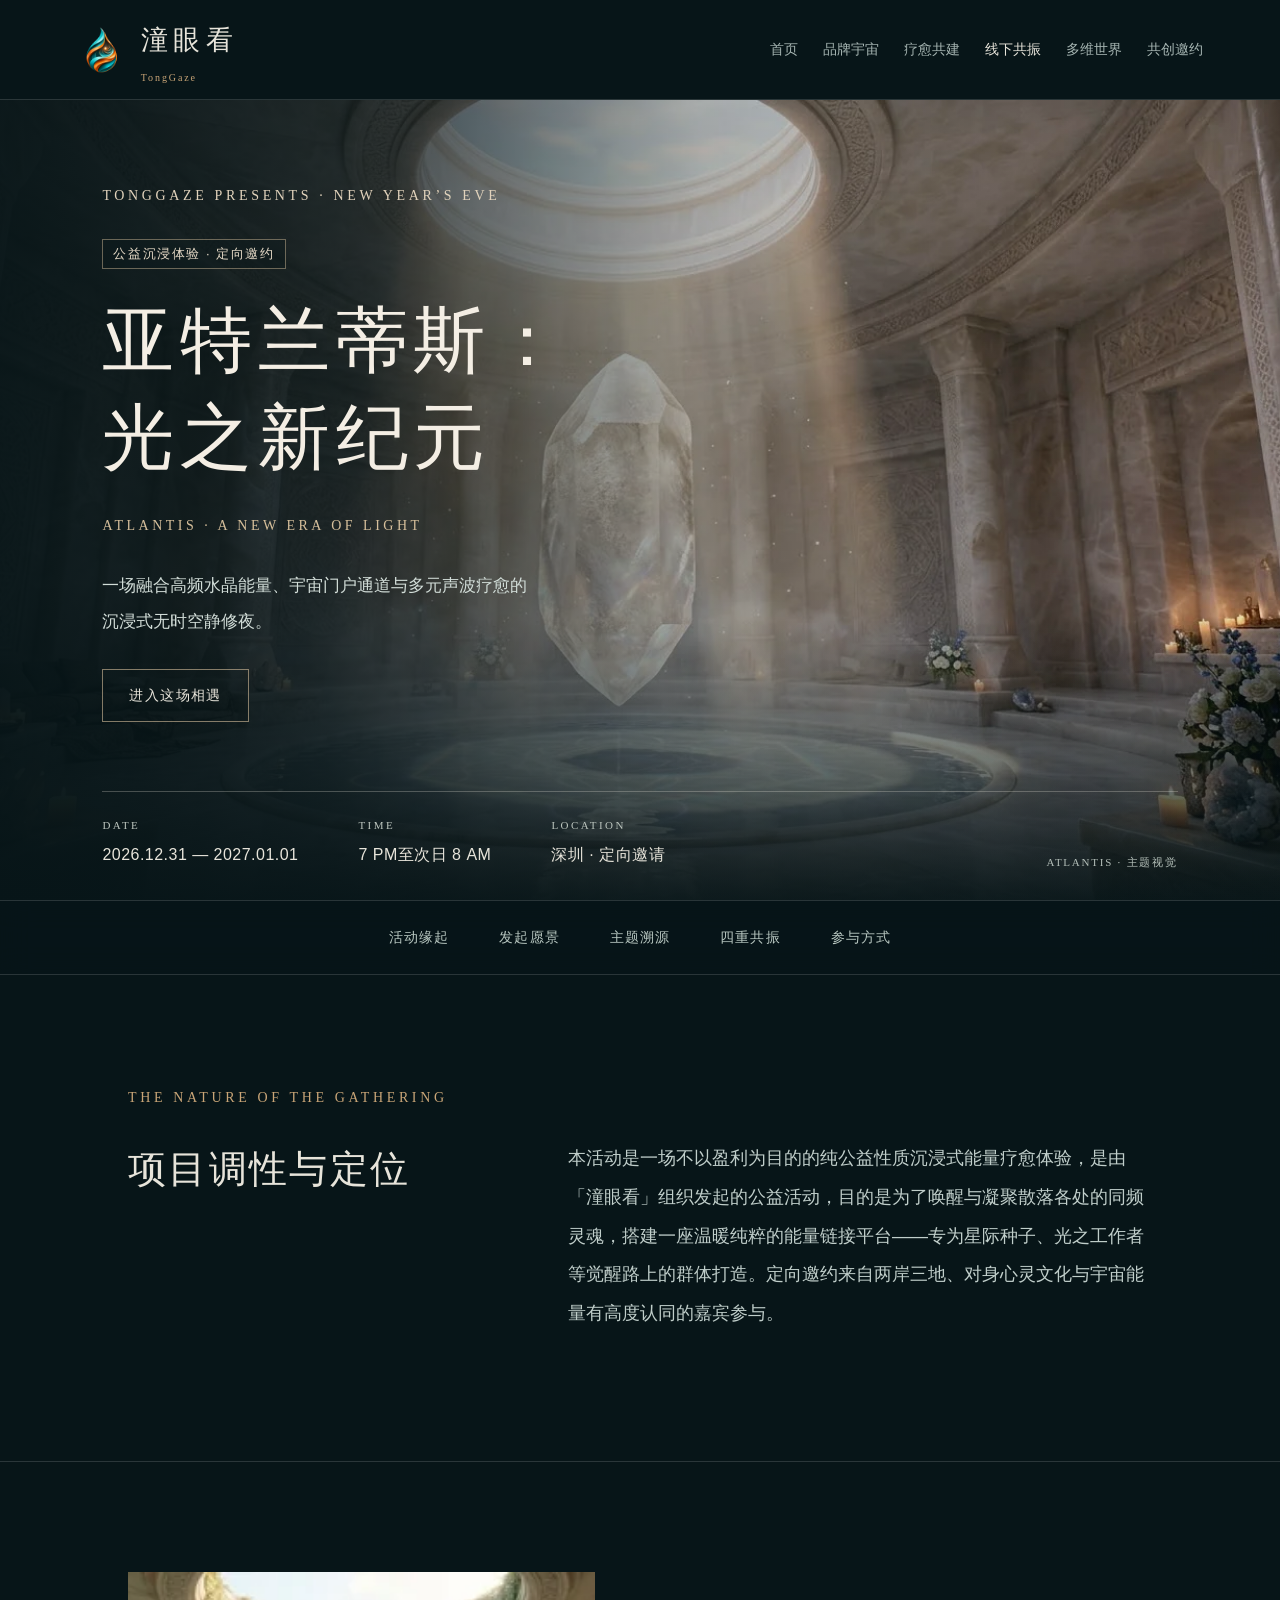
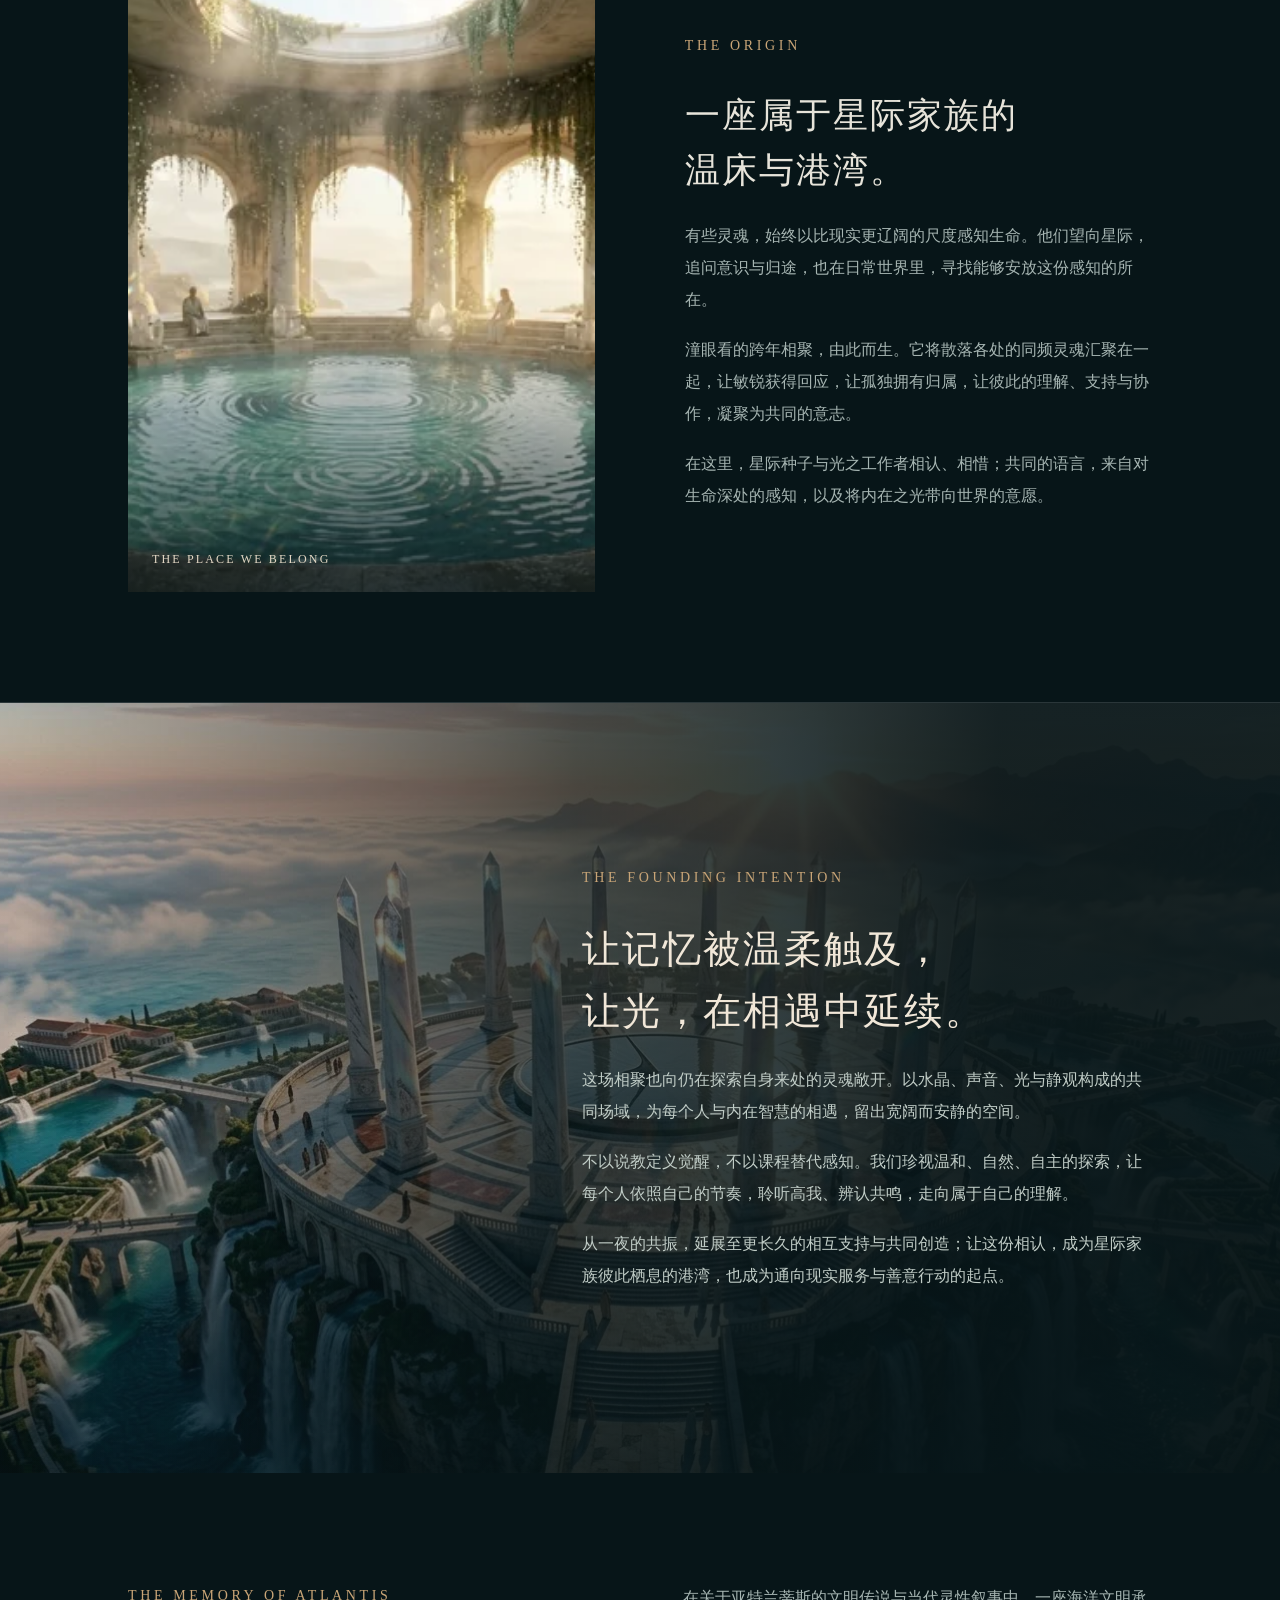
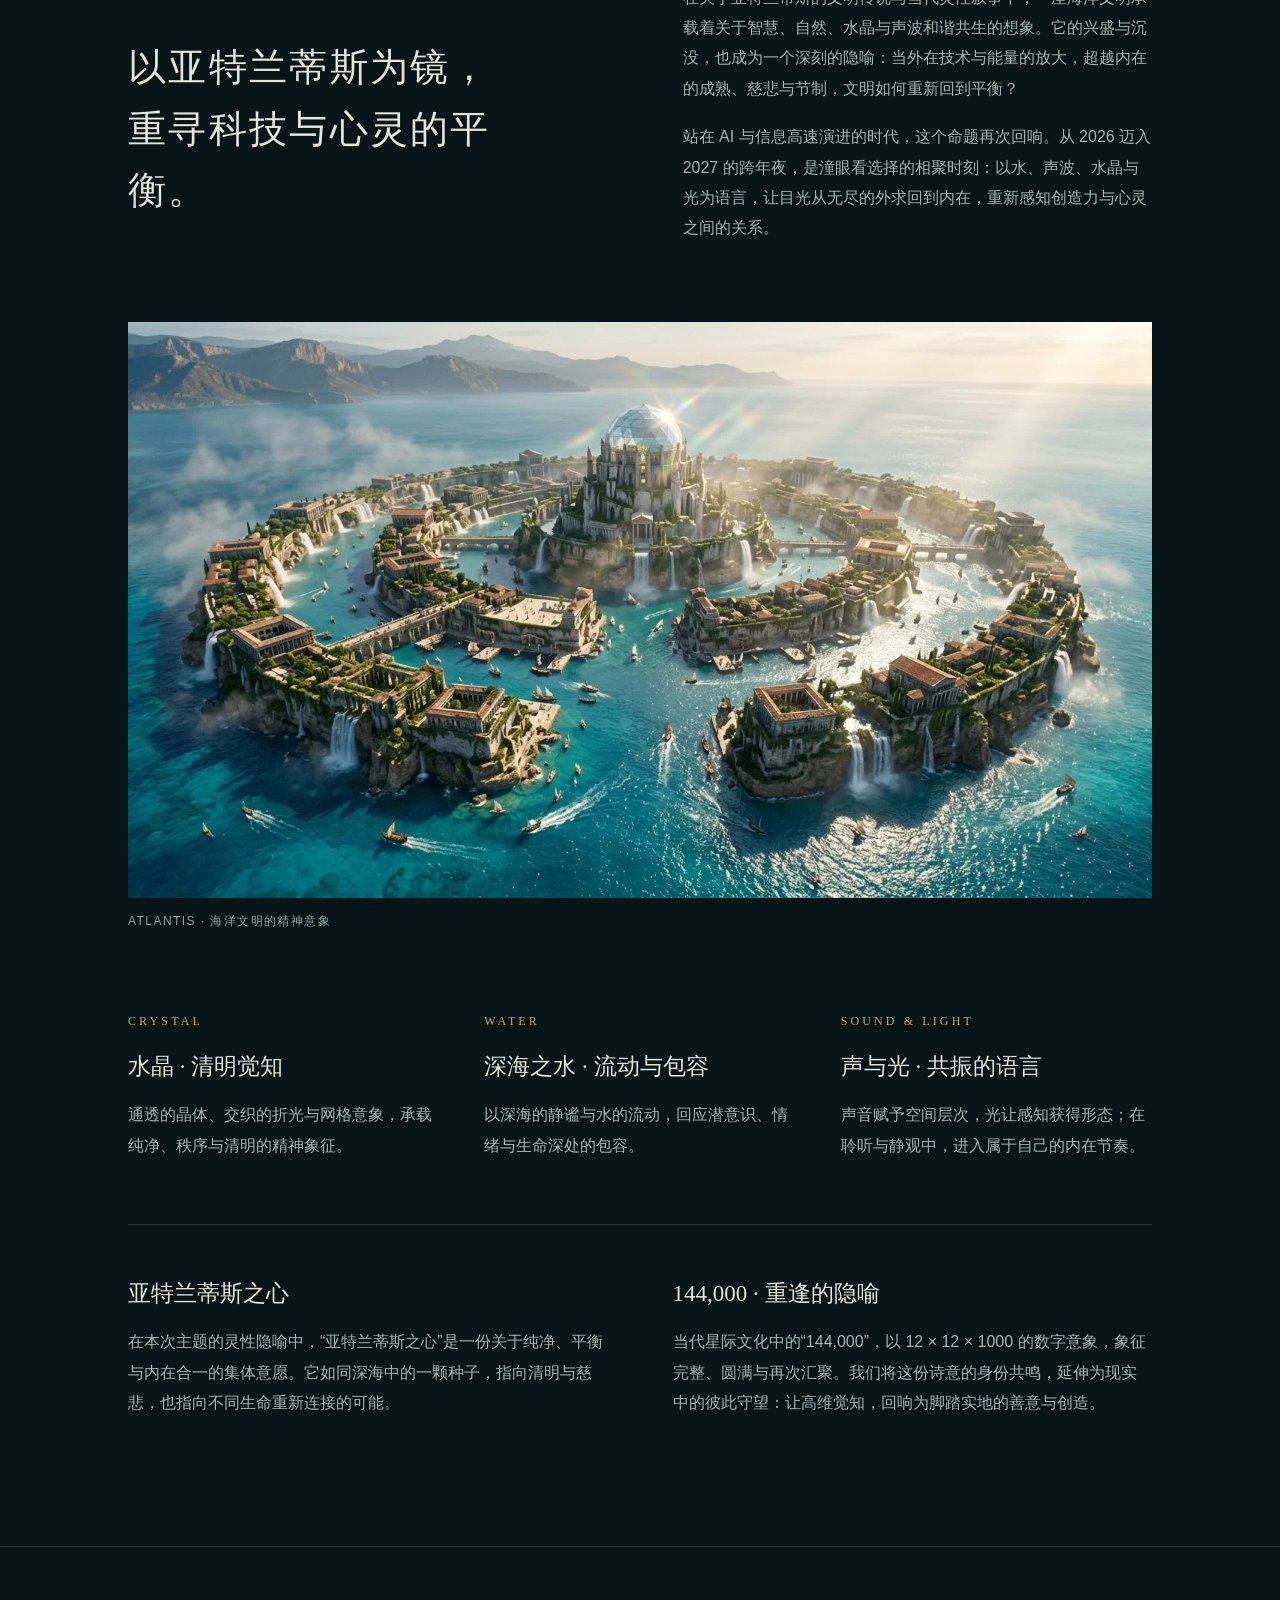
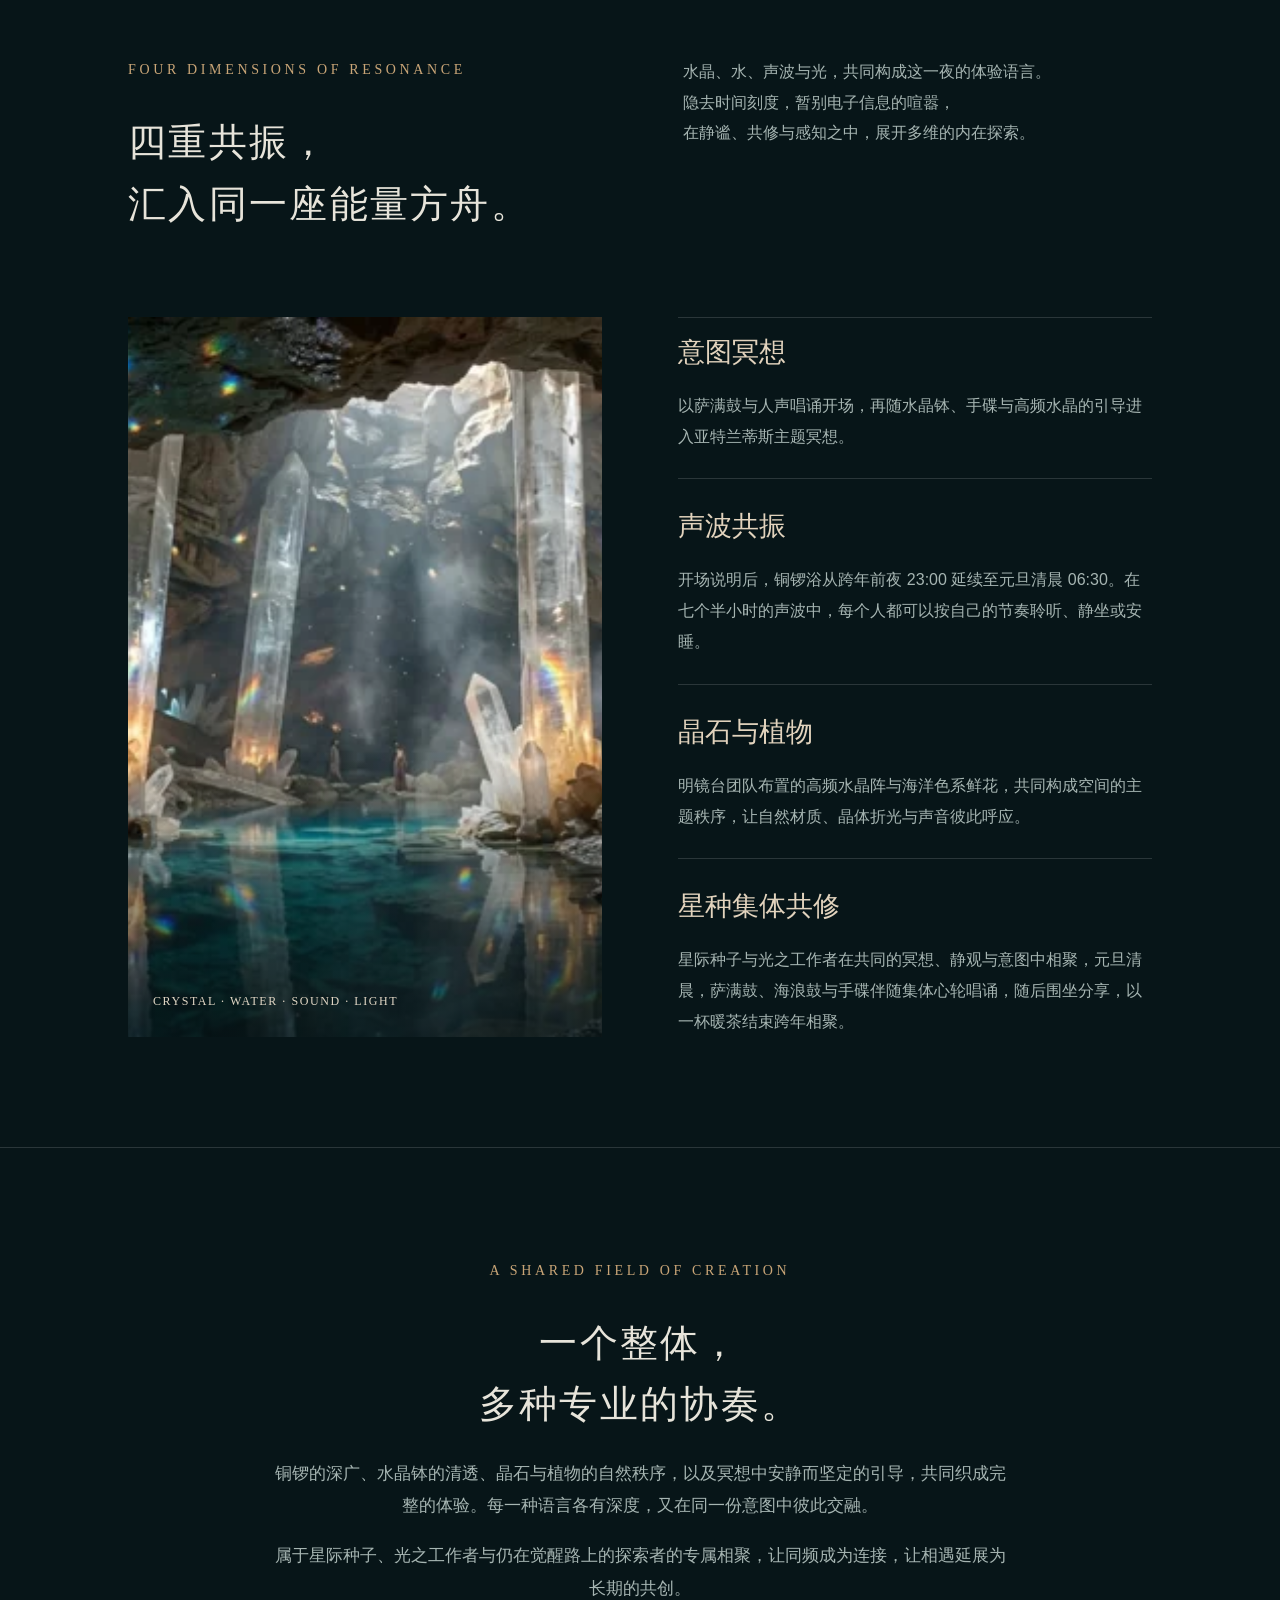
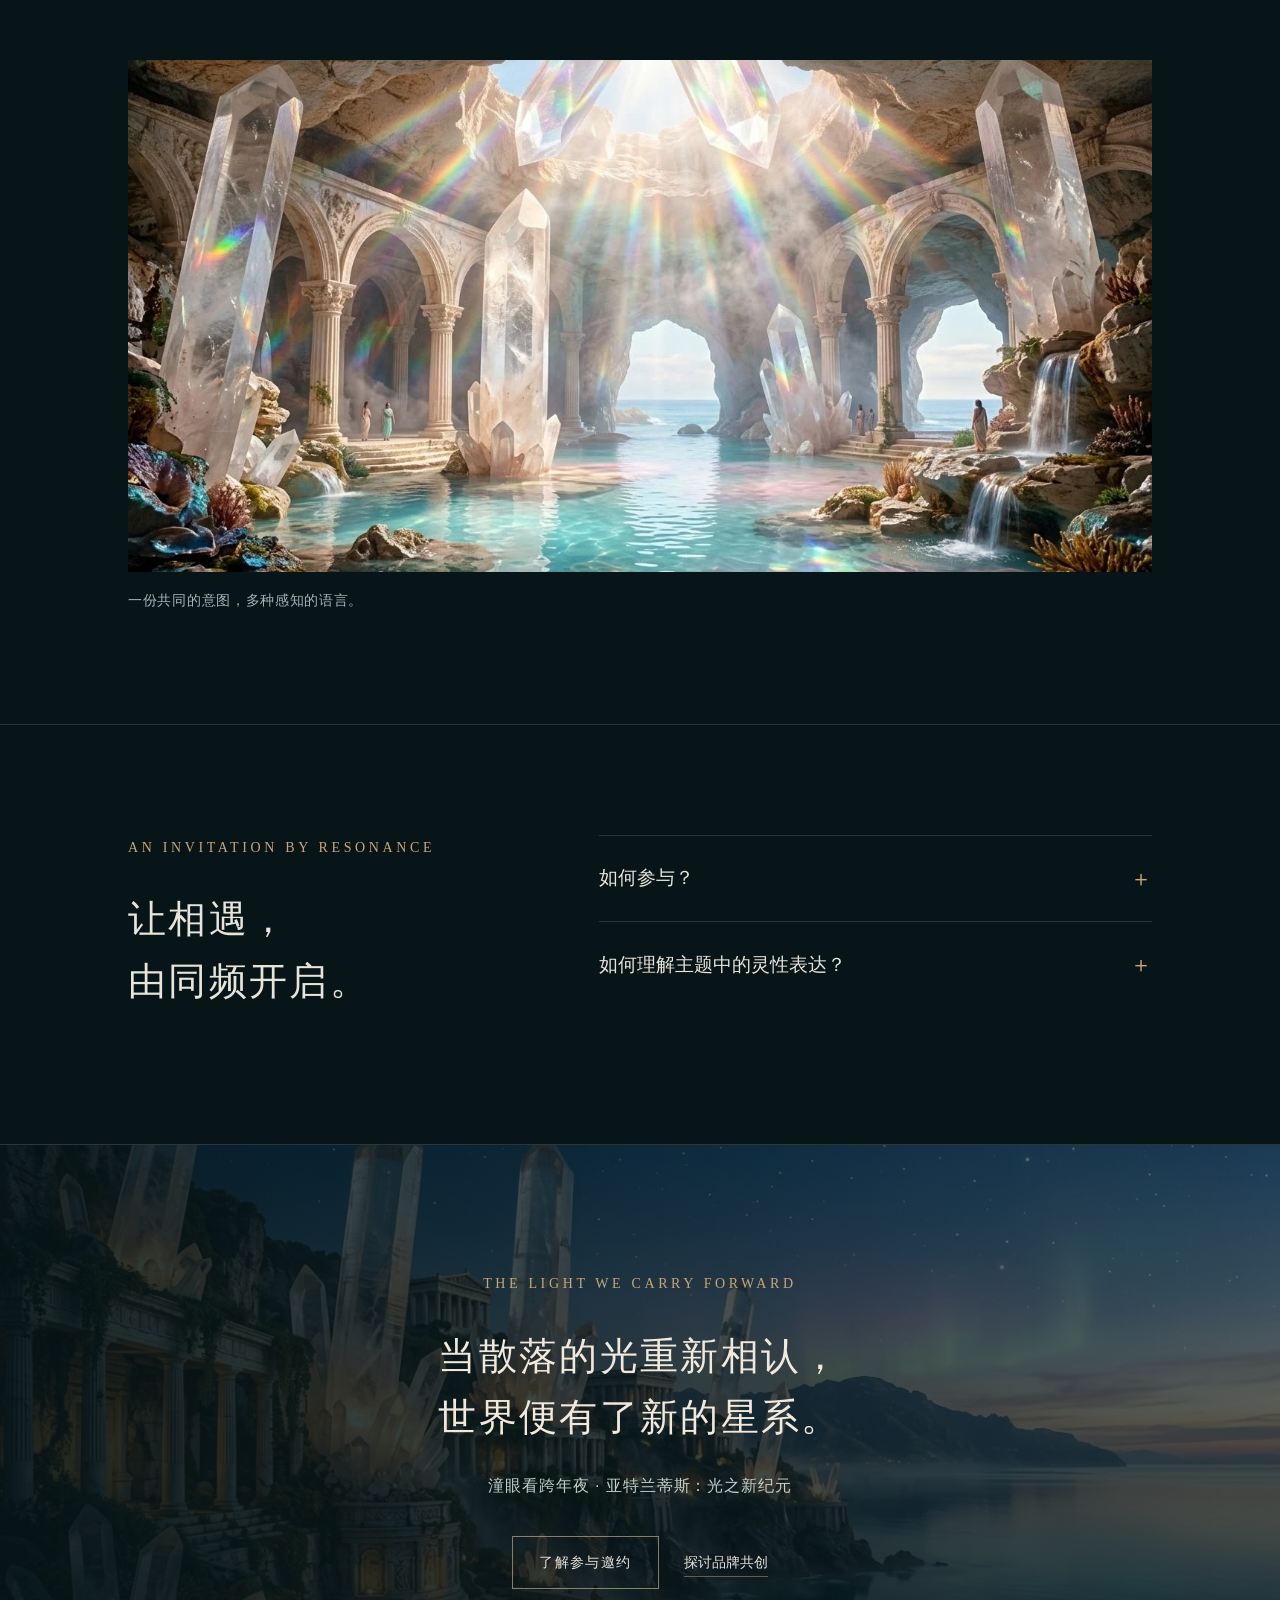
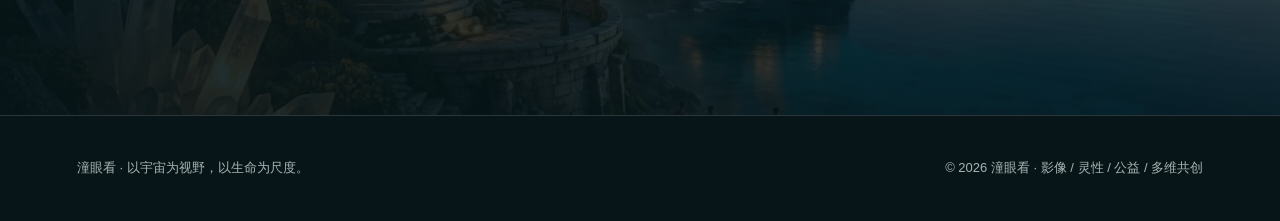
<file: experience.html>
<!DOCTYPE html>

<html lang="zh-CN"><head><meta charset="utf-8"/><meta content="width=device-width,initial-scale=1" name="viewport"/><meta content="#071518" name="theme-color"/><meta content="潼眼看跨年夜｜亚特兰蒂斯：光之新纪元。一场融合水晶、声波、冥想与星种集体共修的公益沉浸体验。深圳，定向邀约。" name="description"/><title>跨年夜 · 亚特兰蒂斯：光之新纪元｜潼眼看</title><link href="style.css?v=20261122-tonggaze" rel="stylesheet"/><meta content="https://mengl6669-dotcom.github.io/tongyankan/assets/atlantis-sanctum.webp" property="og:image"/><link href="assets/brand/tonggaze-icon-32.png" rel="icon" sizes="32x32" type="image/png"/><link href="assets/brand/tonggaze-icon-180.png" rel="apple-touch-icon" sizes="180x180"/></head><body><header><a aria-label="潼眼看首页" class="logo" href="index.html"><img alt="" class="brand-mark" height="62" src="assets/brand/tonggaze-mark.png" width="54"/><span class="brand-wordmark">潼眼看<small>TongGaze</small></span></a><button aria-controls="nav" aria-expanded="false" class="menu">目录</button><nav aria-label="主导航" id="nav"><a class="" href="index.html">首页</a><a class="" href="about.html">品牌宇宙</a><a class="" href="healing.html">疗愈共建</a><a aria-current="page" class="active" href="experience.html">线下共振</a><a class="" href="world.html">多维世界</a><a class="" href="collaborate.html">共创邀约</a></nav></header>
<main class="atlantis-page">
<section aria-labelledby="event-title" class="atlantis-hero">
<div class="atlantis-hero-art"><img alt="亚特兰蒂斯主题视觉：穹顶光束下的悬浮水晶与环形水面" decoding="async" fetchpriority="high" height="768" loading="eager" sizes="100vw" src="assets/atlantis-sanctum.webp" srcset="assets/atlantis-sanctum-small.webp 640w, assets/atlantis-sanctum.webp 1376w" width="1376"/></div>
<div class="atlantis-hero-content"><div class="eyebrow">TongGaze presents · New Year’s Eve</div><span class="tag">公益沉浸体验 · 定向邀约</span><h1 id="event-title">亚特兰蒂斯：<br/>光之新纪元</h1><div class="event-english">ATLANTIS · A NEW ERA OF LIGHT</div><p class="event-deck">一场融合高频水晶能量、宇宙门户通道与多元声波疗愈的<br class="desktop-break"/>沉浸式无时空静修夜。</p><a class="button" href="#origin">进入这场相遇</a></div>
<div class="event-meta"><div><span>DATE</span><strong>2026.12.31 — 2027.01.01</strong></div><div><span>TIME</span><strong>7 PM至次日 8 AM</strong></div><div><span>LOCATION</span><strong>深圳 · 定向邀请</strong></div><div class="visual-credit">ATLANTIS · 主题视觉</div></div>
</section>
<nav aria-label="活动篇章" class="chapter-nav"><a href="#origin">活动缘起</a><a href="#vision">发起愿景</a><a href="#atlantis">主题溯源</a><a href="#resonance">四重共振</a><a href="#invitation">参与方式</a></nav>
<section aria-labelledby="position-title" class="section event-position"><div class="eyebrow">The nature of the gathering</div><div class="section-head"><h2 id="position-title">项目调性与定位</h2><div class="muted"><p class="position-copy">本活动是一场不以盈利为目的的纯公益性质沉浸式能量疗愈体验，是由「潼眼看」组织发起的公益活动，目的是为了唤醒与凝聚散落各处的同频灵魂，搭建一座温暖纯粹的能量链接平台——专为星际种子、光之工作者等觉醒路上的群体打造。定向邀约来自两岸三地、对身心灵文化与宇宙能量有高度认同的嘉宾参与。</p></div></div></section>
<section class="section event-origin" id="origin"><div class="editorial-pair"><div class="editorial-image"><img alt="亚特兰蒂斯主题视觉：植被环绕的水晶回廊与静谧水面" decoding="async" height="768" loading="lazy" sizes="(max-width: 760px) 100vw, 50vw" src="assets/atlantis-pool.webp" srcset="assets/atlantis-pool-small.webp 640w, assets/atlantis-pool.webp 1376w" width="1376"/><span>THE PLACE WE BELONG</span></div><div class="editorial-copy"><div class="eyebrow">The origin</div><h2>一座属于星际家族的<br/>温床与港湾。</h2><p>有些灵魂，始终以比现实更辽阔的尺度感知生命。他们望向星际，追问意识与归途，也在日常世界里，寻找能够安放这份感知的所在。</p><p>潼眼看的跨年相聚，由此而生。它将散落各处的同频灵魂汇聚在一起，让敏锐获得回应，让孤独拥有归属，让彼此的理解、支持与协作，凝聚为共同的意志。</p><p>在这里，星际种子与光之工作者相认、相惜；共同的语言，来自对生命深处的感知，以及将内在之光带向世界的意愿。</p></div></div></section>
<section class="event-vision" id="vision"><div class="vision-photo"><img alt="亚特兰蒂斯主题视觉：日出中的水晶环形圣殿" decoding="async" height="768" loading="lazy" sizes="100vw" src="assets/atlantis-dawn.webp" srcset="assets/atlantis-dawn-small.webp 640w, assets/atlantis-dawn.webp 1376w" width="1376"/></div><div class="vision-text"><div class="eyebrow">The founding intention</div><h2>让记忆被温柔触及，<br/>让光，在相遇中延续。</h2><p>这场相聚也向仍在探索自身来处的灵魂敞开。以水晶、声音、光与静观构成的共同场域，为每个人与内在智慧的相遇，留出宽阔而安静的空间。</p><p>不以说教定义觉醒，不以课程替代感知。我们珍视温和、自然、自主的探索，让每个人依照自己的节奏，聆听高我、辨认共鸣，走向属于自己的理解。</p><p>从一夜的共振，延展至更长久的相互支持与共同创造；让这份相认，成为星际家族彼此栖息的港湾，也成为通向现实服务与善意行动的起点。</p></div></section>
<section class="section atlantis-source" id="atlantis"><div class="section-head"><div><div class="eyebrow">The memory of Atlantis</div><h2>以亚特兰蒂斯为镜，<br/>重寻科技与心灵的平衡。</h2></div><div class="muted"><p>在关于亚特兰蒂斯的文明传说与当代灵性叙事中，一座海洋文明承载着关于智慧、自然、水晶与声波和谐共生的想象。它的兴盛与沉没，也成为一个深刻的隐喻：当外在技术与能量的放大，超越内在的成熟、慈悲与节制，文明如何重新回到平衡？</p><p>站在 AI 与信息高速演进的时代，这个命题再次回响。从 2026 迈入 2027 的跨年夜，是潼眼看选择的相聚时刻：以水、声波、水晶与光为语言，让目光从无尽的外求回到内在，重新感知创造力与心灵之间的关系。</p></div></div><figure class="atlantis-panorama"><img alt="亚特兰蒂斯主题视觉：海洋中的环形文明与水晶穹顶" decoding="async" height="768" loading="lazy" sizes="(max-width: 760px) 100vw, 80vw" src="assets/atlantis-island.webp" srcset="assets/atlantis-island-small.webp 640w, assets/atlantis-island.webp 1376w" width="1376"/><figcaption>ATLANTIS · 海洋文明的精神意象</figcaption></figure>
<div class="symbol-grid"><article><div class="eyebrow">Crystal</div><h3>水晶 · 清明觉知</h3><p>通透的晶体、交织的折光与网格意象，承载纯净、秩序与清明的精神象征。</p></article><article><div class="eyebrow">Water</div><h3>深海之水 · 流动与包容</h3><p>以深海的静谧与水的流动，回应潜意识、情绪与生命深处的包容。</p></article><article><div class="eyebrow">Sound &amp; Light</div><h3>声与光 · 共振的语言</h3><p>声音赋予空间层次，光让感知获得形态；在聆听与静观中，进入属于自己的内在节奏。</p></article></div>
<div class="source-notes"><article><h3>亚特兰蒂斯之心</h3><p>在本次主题的灵性隐喻中，“亚特兰蒂斯之心”是一份关于纯净、平衡与内在合一的集体意愿。它如同深海中的一颗种子，指向清明与慈悲，也指向不同生命重新连接的可能。</p></article><article><h3>144,000 · 重逢的隐喻</h3><p>当代星际文化中的“144,000”，以 12 × 12 × 1000 的数字意象，象征完整、圆满与再次汇聚。我们将这份诗意的身份共鸣，延伸为现实中的彼此守望：让高维觉知，回响为脚踏实地的善意与创造。</p></article></div></section>
<section class="section resonance-section" id="resonance"><div class="section-head"><div><div class="eyebrow">Four dimensions of resonance</div><h2>四重共振，<br/>汇入同一座能量方舟。</h2></div><p class="muted">水晶、水、声波与光，共同构成这一夜的体验语言。<br/>隐去时间刻度，暂别电子信息的喧嚣，<br/>在静谧、共修与感知之中，展开多维的内在探索。</p></div><div class="resonance-layout"><figure class="resonance-image"><img alt="亚特兰蒂斯主题视觉：折光晶柱与洞穴中的静谧水面" decoding="async" height="768" loading="lazy" sizes="(max-width: 760px) 100vw, 50vw" src="assets/atlantis-grotto.webp" srcset="assets/atlantis-grotto-small.webp 640w, assets/atlantis-grotto.webp 1376w" width="1376"/><figcaption>CRYSTAL · WATER · SOUND · LIGHT</figcaption></figure><div class="four-dimensions"><article><h3>意图冥想</h3><p>以萨满鼓与人声唱诵开场，再随水晶钵、手碟与高频水晶的引导进入亚特兰蒂斯主题冥想。</p></article><article><h3>声波共振</h3><p>开场说明后，铜锣浴从跨年前夜 23:00 延续至元旦清晨 06:30。在七个半小时的声波中，每个人都可以按自己的节奏聆听、静坐或安睡。</p></article><article><h3>晶石与植物</h3><p>明镜台团队布置的高频水晶阵与海洋色系鲜花，共同构成空间的主题秩序，让自然材质、晶体折光与声音彼此呼应。</p></article><article><h3>星种集体共修</h3><p>星际种子与光之工作者在共同的冥想、静观与意图中相聚，元旦清晨，萨满鼓、海浪鼓与手碟伴随集体心轮唱诵，随后围坐分享，以一杯暖茶结束跨年相聚。</p></article></div></div></section>
<section class="section ensemble-section"><div class="ensemble-intro"><div class="eyebrow">A shared field of creation</div><h2>一个整体，<br/>多种专业的协奏。</h2><p>铜锣的深广、水晶钵的清透、晶石与植物的自然秩序，以及冥想中安静而坚定的引导，共同织成完整的体验。每一种语言各有深度，又在同一份意图中彼此交融。</p><p>属于星际种子、光之工作者与仍在觉醒路上的探索者的专属相聚，让同频成为连接，让相遇延展为长期的共创。</p></div><figure class="ensemble-art"><img alt="亚特兰蒂斯主题视觉：海水、虹彩水晶与古典回廊" decoding="async" height="768" loading="lazy" sizes="(max-width: 760px) 100vw, 80vw" src="assets/atlantis-shore.webp" srcset="assets/atlantis-shore-small.webp 640w, assets/atlantis-shore.webp 1376w" width="1376"/><figcaption>一份共同的意图，多种感知的语言。</figcaption></figure></section>
<section class="section invitation-section" id="invitation"><div class="section-head"><div><div class="eyebrow">An invitation by resonance</div><h2>让相遇，<br/>由同频开启。</h2></div><div><details class="detail"><summary>如何参与？</summary><div class="faq-content"><p>本次活动采用定向邀请，对受邀嘉宾免费，发起方不以盈利为目的。拟邀 30 人在深圳相聚，具体场地待定。</p><p>12 月 31 日 19:00 起在「水晶议事厅」签到、选取随身晶石并品茶交流。21:00 将手机调至静音，进入「水之静默室」按姓名席位安顿。夜间如需饮水或短暂休整，可轻步返回议事厅。元旦清晨唤醒后，07:30 起交流分享、品茶，08:00 结束。</p><p>如果你对本次相聚有特别的参与意愿，欢迎将<strong>个人介绍与意愿说明</strong>发送至 邮箱 mengl6669@gmail.com。来信可介绍你的所在城市、专业领域、对本次主题的共鸣，以及希望带来的交流与共创。</p><p>参与意向将作为邀请交流的起点，具体邀约由潼眼看回复沟通。</p><a class="button email-intent" href="mailto:mengl6669@gmail.com">发送参与意向</a></div></details><details class="detail"><summary>如何理解主题中的灵性表达？</summary><p>星际、能量与扬升在此承载品牌的灵性愿景与艺术叙事。欢迎参与者保留独立理解，相关体验不作医疗效果承诺。</p></details></div></div></section>
<section class="atlantis-closing"><div class="closing-photo"><img alt="亚特兰蒂斯主题视觉：星夜与极光下的水晶海岸" decoding="async" height="768" loading="lazy" sizes="100vw" src="assets/atlantis-night.webp" srcset="assets/atlantis-night-small.webp 640w, assets/atlantis-night.webp 1376w" width="1376"/></div><div class="closing-content"><div class="eyebrow">The light we carry forward</div><h2>当散落的光重新相认，<br/>世界便有了新的星系。</h2><p>潼眼看跨年夜 · 亚特兰蒂斯：光之新纪元</p><a class="button" href="#invitation">了解参与邀约</a><a class="textlink" href="collaborate.html">探讨品牌共创</a></div></section>
</main><footer><span>潼眼看 · 以宇宙为视野，以生命为尺度。</span><span>© 2026 潼眼看 · 影像 / 灵性 / 公益 / 多维共创</span></footer><script src="app.js"></script></body></html>
</file>
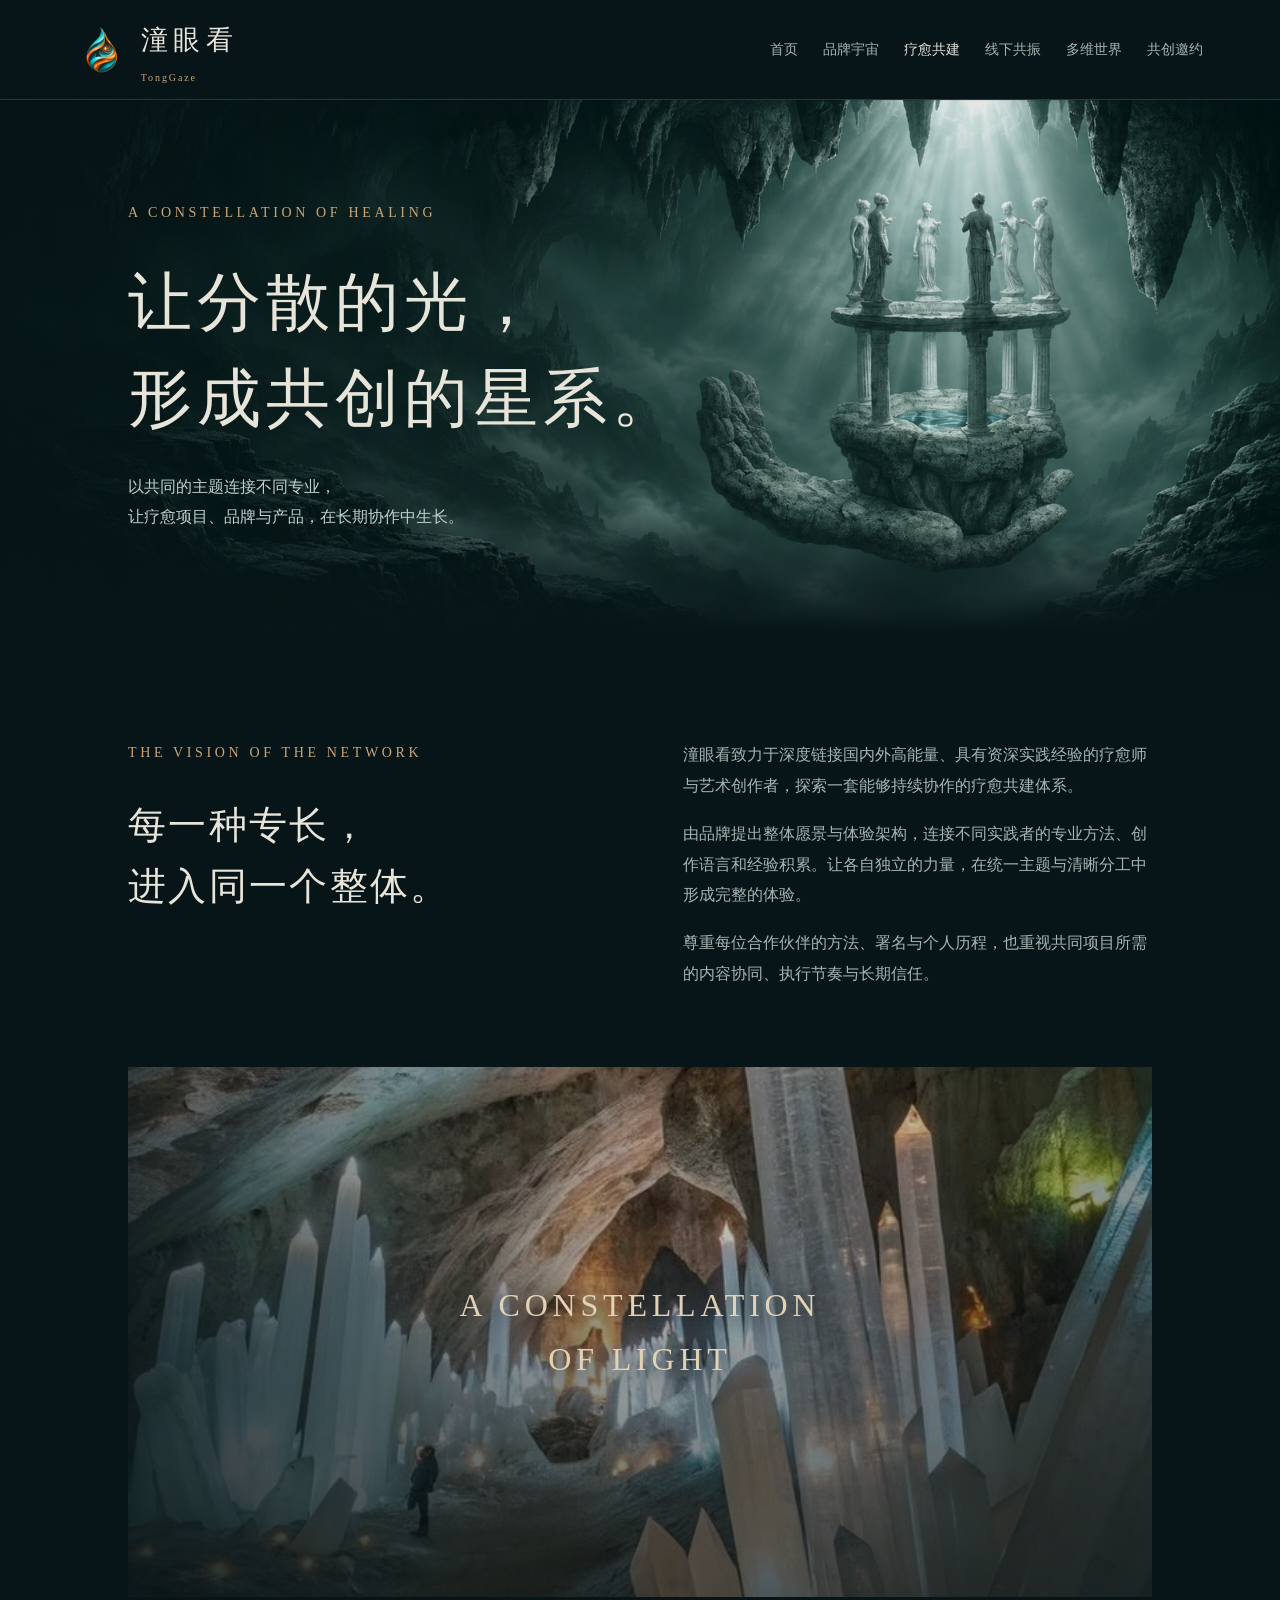
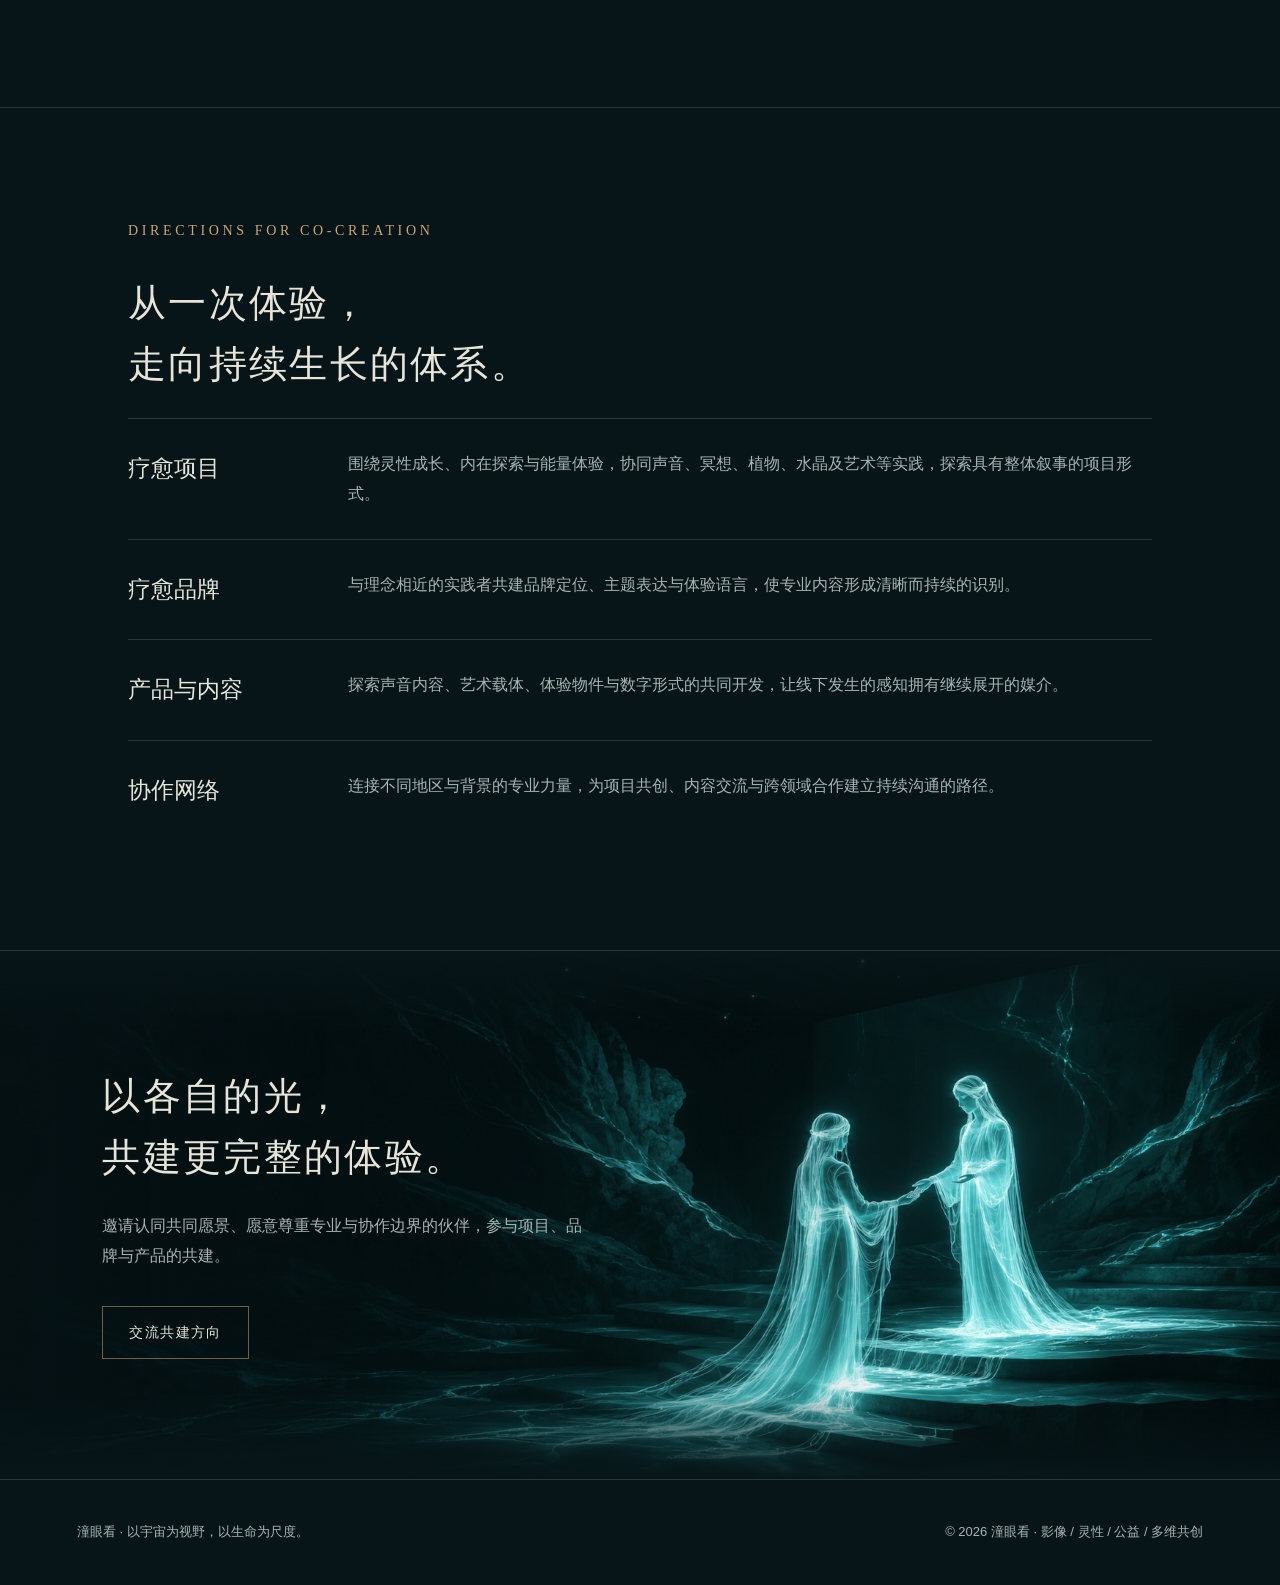
<file: healing.html>
<!DOCTYPE html>

<html lang="zh-CN"><head><meta charset="utf-8"/><meta content="width=device-width,initial-scale=1" name="viewport"/><meta content="#071518" name="theme-color"/><meta content="潼眼看，以宇宙为视野，以生命为尺度。连接电影美学、灵性成长、疗愈共建与多维创作。" name="description"/><title>疗愈共建｜潼眼看</title><link href="style.css?v=shared-light" rel="stylesheet"/><meta content="https://mengl6669-dotcom.github.io/tongyankan/assets/deep-light.webp" property="og:image"/><link href="assets/brand/tonggaze-icon-32.png" rel="icon" sizes="32x32" type="image/png"/><link href="assets/brand/tonggaze-icon-180.png" rel="apple-touch-icon" sizes="180x180"/></head><body><header><a aria-label="潼眼看首页" class="logo" href="index.html"><img alt="" class="brand-mark" height="62" src="assets/brand/tonggaze-mark.png" width="54"/><span class="brand-wordmark">潼眼看<small>TongGaze</small></span></a><button aria-controls="nav" aria-expanded="false" class="menu">目录</button><nav aria-label="主导航" id="nav"><a class="" href="index.html">首页</a><a class="" href="about.html">品牌宇宙</a><a aria-current="page" class="active" href="healing.html">疗愈共建</a><a class="" href="experience.html">线下共振</a><a class="" href="world.html">多维世界</a><a class="" href="collaborate.html">共创邀约</a></nav></header><main><section class="pagehero visual-hero sanctum-scene"><div class="pagehero-art"><img src="assets/sanctum-wide.jpg" width="1660" height="664" alt="洞顶天光照亮石掌托起的柱廊和石像群" decoding="async" fetchpriority="high"/></div><div class="eyebrow">A constellation of healing</div><h1>让分散的光，<br/>形成共创的星系。</h1><p>以共同的主题连接不同专业，<br/>让疗愈项目、品牌与产品，在长期协作中生长。</p></section><section class="section"><div class="section-head"><div><div class="eyebrow">The vision of the network</div><h2>每一种专长，<br/>进入同一个整体。</h2></div><div class="muted"><p>潼眼看致力于深度链接国内外高能量、具有资深实践经验的疗愈师与艺术创作者，探索一套能够持续协作的疗愈共建体系。</p><p>由品牌提出整体愿景与体验架构，连接不同实践者的专业方法、创作语言和经验积累。让各自独立的力量，在统一主题与清晰分工中形成完整的体验。</p><p>尊重每位合作伙伴的方法、署名与个人历程，也重视共同项目所需的内容协同、执行节奏与长期信任。</p></div></div><div class="world-art photo-panel crystal-panel"><img alt="青色与暖金色光影中的水晶洞穴，品牌意象" class="" decoding="async" height="1308" loading="lazy" sizes="(max-width: 760px) 100vw, 55vw" src="assets/crystal-cavern.webp" srcset="assets/crystal-cavern-small.webp 560w, assets/crystal-cavern.webp 736w" width="736"/><span>A CONSTELLATION<br/>OF LIGHT</span></div></section><section class="section"><div class="eyebrow">Directions for co-creation</div><h2>从一次体验，<br/>走向持续生长的体系。</h2><div class="list-row"><h3>疗愈项目</h3><p>围绕灵性成长、内在探索与能量体验，协同声音、冥想、植物、水晶及艺术等实践，探索具有整体叙事的项目形式。</p></div><div class="list-row"><h3>疗愈品牌</h3><p>与理念相近的实践者共建品牌定位、主题表达与体验语言，使专业内容形成清晰而持续的识别。</p></div><div class="list-row"><h3>产品与内容</h3><p>探索声音内容、艺术载体、体验物件与数字形式的共同开发，让线下发生的感知拥有继续展开的媒介。</p></div><div class="list-row"><h3>协作网络</h3><p>连接不同地区与背景的专业力量，为项目共创、内容交流与跨领域合作建立持续沟通的路径。</p></div></section><section class="closing reach-scene shared-light-scene" id="shared-light"><h2>以各自的光，<br/>共建更完整的体验。</h2><p>邀请认同共同愿景、愿意尊重专业与协作边界的伙伴，参与项目、品牌与产品的共建。</p><a class="button" href="collaborate.html">交流共建方向</a></section></main><footer><span>潼眼看 · 以宇宙为视野，以生命为尺度。</span><span>© 2026 潼眼看 · 影像 / 灵性 / 公益 / 多维共创</span></footer><script src="app.js"></script></body></html>
</file>
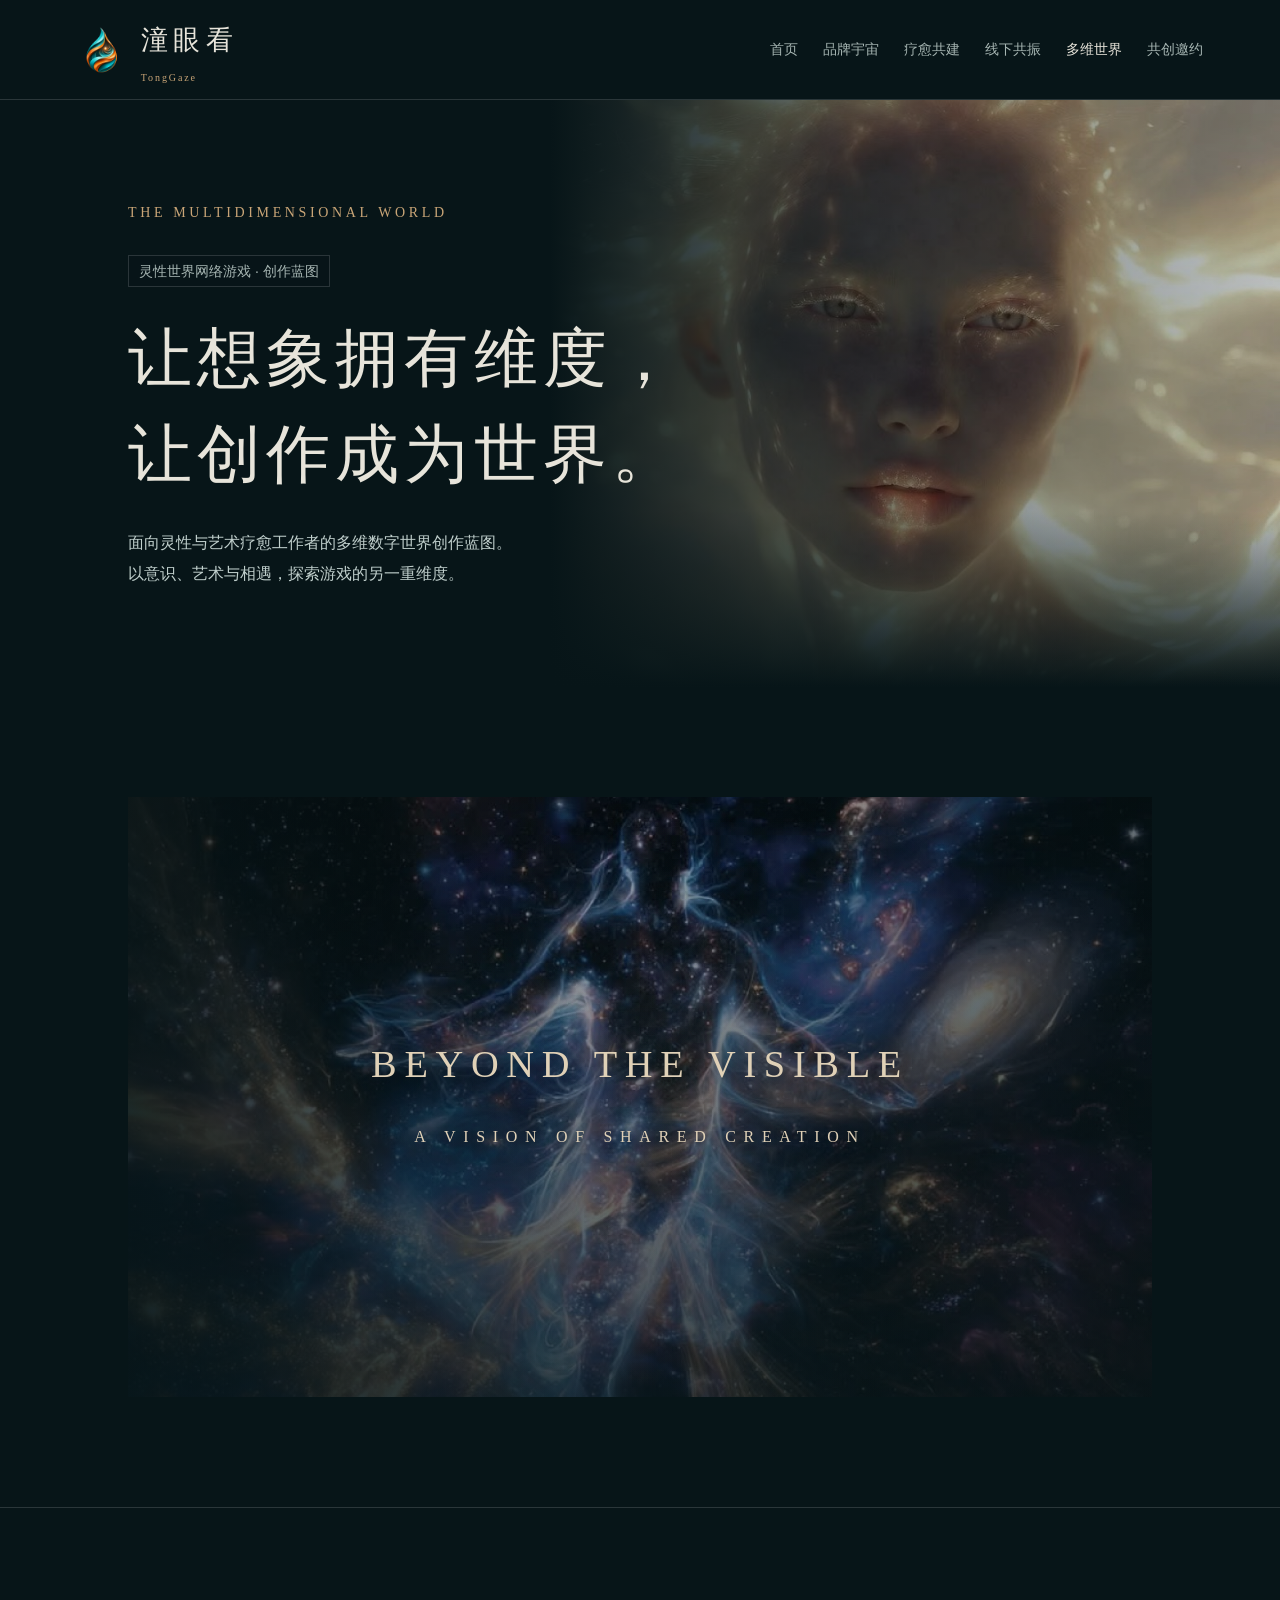
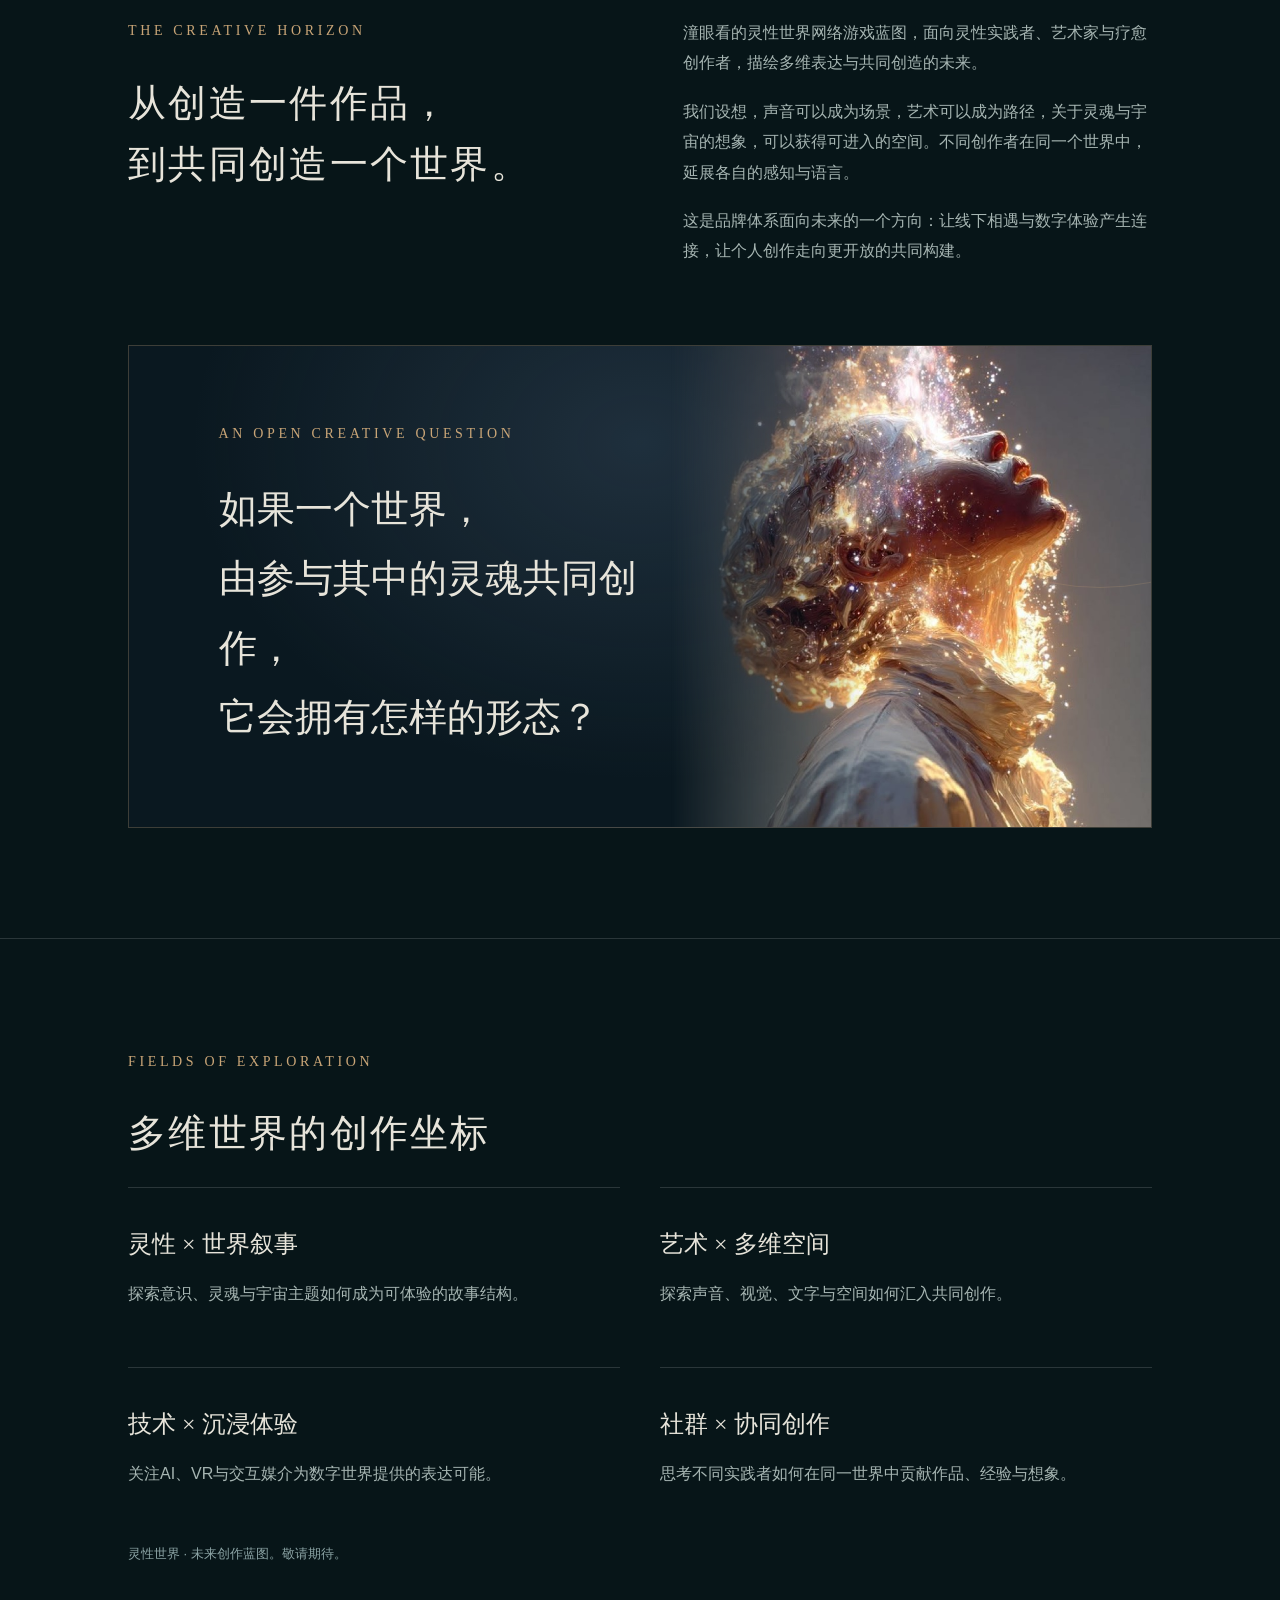
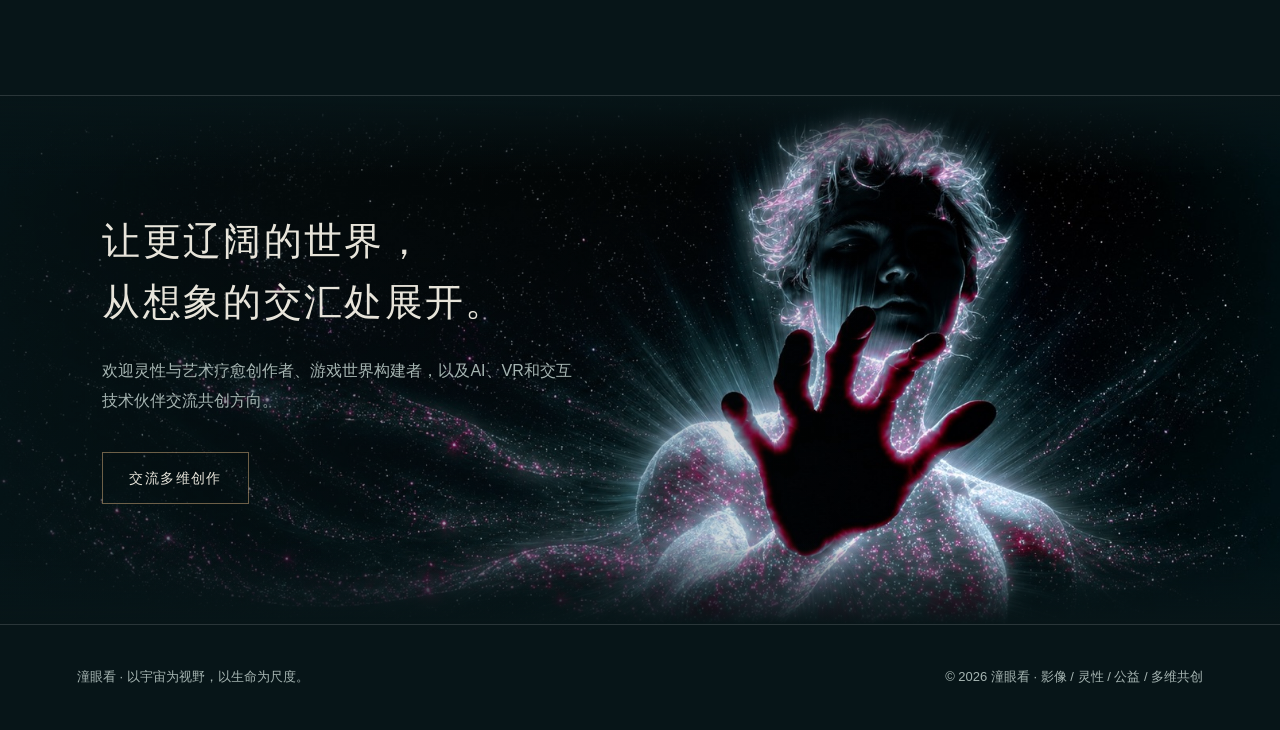
<file: world.html>
<!DOCTYPE html>

<html lang="zh-CN"><head><meta charset="utf-8"/><meta content="width=device-width,initial-scale=1" name="viewport"/><meta content="#071518" name="theme-color"/><meta content="潼眼看，以宇宙为视野，以生命为尺度。连接电影美学、灵性成长、疗愈共建与多维创作。" name="description"/><title>灵性世界网络游戏｜潼眼看</title><link href="style.css?v=three-scenes" rel="stylesheet"/><meta content="https://mengl6669-dotcom.github.io/tongyankan/assets/deep-light.webp" property="og:image"/><link href="assets/brand/tonggaze-icon-32.png" rel="icon" sizes="32x32" type="image/png"/><link href="assets/brand/tonggaze-icon-180.png" rel="apple-touch-icon" sizes="180x180"/></head><body><header><a aria-label="潼眼看首页" class="logo" href="index.html"><img alt="" class="brand-mark" height="62" src="assets/brand/tonggaze-mark.png" width="54"/><span class="brand-wordmark">潼眼看<small>TongGaze</small></span></a><button aria-controls="nav" aria-expanded="false" class="menu">目录</button><nav aria-label="主导航" id="nav"><a class="" href="index.html">首页</a><a class="" href="about.html">品牌宇宙</a><a class="" href="healing.html">疗愈共建</a><a class="" href="experience.html">线下共振</a><a aria-current="page" class="active" href="world.html">多维世界</a><a class="" href="collaborate.html">共创邀约</a></nav></header><main><section class="pagehero visual-hero"><div class="pagehero-art"><img alt="金白色光芒中直视前方的面孔" decoding="async" fetchpriority="high" width="839" height="1250" src="assets/luminous-gaze.jpg"/></div><div class="eyebrow">The multidimensional world</div><span class="tag">灵性世界网络游戏 · 创作蓝图</span><h1>让想象拥有维度，<br/>让创作成为世界。</h1><p>面向灵性与艺术疗愈工作者的多维数字世界创作蓝图。<br/>以意识、艺术与相遇，探索游戏的另一重维度。</p></section><section class="section"><div class="world-art photo-panel cosmic-panel" id="beyond-the-visible"><img alt="群星之间张开双臂的人形" decoding="async" loading="lazy" width="1250" height="1250" src="assets/cosmic-figure.jpg"/><span>BEYOND THE VISIBLE<br/><small style="font-size:16px">A VISION OF SHARED CREATION</small></span></div></section><section class="section"><div class="section-head"><div><div class="eyebrow">The creative horizon</div><h2>从创造一件作品，<br/>到共同创造一个世界。</h2></div><div class="muted"><p>潼眼看的灵性世界网络游戏蓝图，面向灵性实践者、艺术家与疗愈创作者，描绘多维表达与共同创造的未来。</p><p>我们设想，声音可以成为场景，艺术可以成为路径，关于灵魂与宇宙的想象，可以获得可进入的空间。不同创作者在同一个世界中，延展各自的感知与语言。</p><p>这是品牌体系面向未来的一个方向：让线下相遇与数字体验产生连接，让个人创作走向更开放的共同构建。</p></div></div><div class="constellation creative-question" id="creative-question"><img alt="仰望星光的金色侧脸" decoding="async" loading="lazy" width="941" height="1250" src="assets/golden-ascent.jpg"/><div class="eyebrow">An open creative question</div><p class="quote">如果一个世界，<br/>由参与其中的灵魂共同创作，<br/>它会拥有怎样的形态？</p></div></section><section class="section"><div class="eyebrow">Fields of exploration</div><h2>多维世界的创作坐标</h2><div class="audience-grid"><article><h3>灵性 × 世界叙事</h3><p>探索意识、灵魂与宇宙主题如何成为可体验的故事结构。</p></article><article><h3>艺术 × 多维空间</h3><p>探索声音、视觉、文字与空间如何汇入共同创作。</p></article><article><h3>技术 × 沉浸体验</h3><p>关注AI、VR与交互媒介为数字世界提供的表达可能。</p></article><article><h3>社群 × 协同创作</h3><p>思考不同实践者如何在同一世界中贡献作品、经验与想象。</p></article></div><p class="fine" style="margin-top:35px">灵性世界 · 未来创作蓝图。敬请期待。</p></section><section class="closing reach-scene" id="world-invitation"><h2>让更辽阔的世界，<br/>从想象的交汇处展开。</h2><p>欢迎灵性与艺术疗愈创作者、游戏世界构建者，以及AI、VR和交互技术伙伴交流共创方向。</p><a class="button" href="collaborate.html">交流多维创作</a></section></main><footer><span>潼眼看 · 以宇宙为视野，以生命为尺度。</span><span>© 2026 潼眼看 · 影像 / 灵性 / 公益 / 多维共创</span></footer><script src="app.js"></script></body></html>
</file>
<file: style.css>
:root{--bg:#071518;--paper:#e7e4da;--muted:#a6b5b2;--gold:#c9a577;--line:#ffffff24}*{box-sizing:border-box}html{scroll-behavior:smooth}body{margin:0;background:var(--bg);color:var(--paper);font-family:'PingFang SC','Microsoft YaHei',sans-serif;font-size:16px;line-height:1.9}a{color:inherit;text-decoration:none}button{font:inherit}a:focus-visible,button:focus-visible,summary:focus-visible{outline:2px solid var(--gold);outline-offset:6px}header{height:100px;padding:0 6vw;display:flex;align-items:center;justify-content:space-between;border-bottom:1px solid var(--line);position:relative;z-index:5}.logo{font-family:'Songti SC','Noto Serif CJK SC',serif;font-size:27px;letter-spacing:.2em}.logo small{font:11px Georgia;letter-spacing:.26em;display:block;color:var(--gold);line-height:1.3}nav{display:flex;gap:36px}nav a{font-size:14px;color:var(--muted);transition:.3s}nav a:hover,nav a.active{color:var(--paper)}.menu{display:none;background:none;border:1px solid var(--line);color:var(--paper);padding:6px 14px}.hero{min-height:710px;height:calc(100svh - 100px);max-height:1000px;position:relative;overflow:hidden;display:flex;align-items:center}.hero canvas{position:absolute;inset:0;width:100%;height:100%;opacity:.85}.hero:after{content:'';position:absolute;inset:0;background:linear-gradient(90deg,#071518ee 0%,#071518aa 30%,transparent 65%);pointer-events:none}.hero-text{position:relative;z-index:1;margin-left:10vw;max-width:680px}.eyebrow{font-family:Georgia,serif;letter-spacing:.26em;text-transform:uppercase;color:var(--gold);font-size:13px;margin-bottom:28px}.hero h1{font:clamp(42px,5vw,76px)/1.45 'Songti SC','Noto Serif CJK SC',serif;letter-spacing:.08em;margin:0 0 26px;font-weight:400}.hero p{color:#b9c8c3;max-width:390px;line-height:2.1}.actions{display:flex;gap:24px;align-items:center;margin-top:34px;flex-wrap:wrap}.button{display:inline-block;border:1px solid #c9a57788;padding:12px 26px;background:transparent;color:var(--paper);font-size:14px;letter-spacing:.1em;cursor:pointer;transition:.3s}.button:hover{background:var(--gold);color:var(--bg)}.textlink{font-size:14px;border-bottom:1px solid #c9a57777;padding:6px 0}.hero-caption{position:absolute;right:6vw;bottom:35px;z-index:2;font:12px Georgia;color:#b1bdb4;letter-spacing:.15em}.section{padding:110px 10vw;border-bottom:1px solid var(--line)}.section-head{display:grid;grid-template-columns:1fr 1.1fr;gap:10vw;align-items:start;margin-bottom:60px}h2{font:clamp(30px,3vw,46px)/1.6 'Songti SC','Noto Serif CJK SC',serif;font-weight:400;margin:0 0 22px;letter-spacing:.06em}h3{font:24px/1.7 'Songti SC',serif;font-weight:400;margin:14px 0}p{margin:0 0 18px}.muted{color:var(--muted)}.intro{font-size:18px;line-height:2.2}.quote{font:clamp(24px,3vw,40px)/1.8 'Songti SC',serif;max-width:850px;margin:0}.small{font-size:13px;color:var(--muted)}.triptych{display:grid;grid-template-columns:repeat(3,1fr);gap:30px}.art{height:340px;overflow:hidden;position:relative;background:#10282a}.art:before,.art:after{content:'';position:absolute}.ocean{background:radial-gradient(ellipse at 50% 100%,#6f9e9b55,transparent 50%),linear-gradient(160deg,#142d36,#081b22 70%)}.ocean:before{width:140%;height:150%;left:-20%;top:12%;border-radius:50%;border:1px solid #9ec1b577;box-shadow:0 14px 0 #7aaba044,0 28px 0 #7aaba033,0 44px 0 #7aaba033,0 62px 0 #7aaba022;transform:rotate(-22deg)}.light{background:radial-gradient(ellipse at 50% 30%,#f3cf9f,transparent 2%,#a5a99b44 7%,transparent 42%),linear-gradient(140deg,#233330,#0b191a)}.light:before{inset:15% 30%;border:1px solid #dfcea477;border-radius:50% 50% 0 0;box-shadow:0 0 60px #d5c3a522,inset 0 0 50px #d5c3a522}.trace{background:radial-gradient(ellipse at 80% 80%,#597e5955,transparent 60%),#0a1d1b}.trace:before{width:250px;height:600px;border:1px solid #8eaa7c99;border-radius:50%;transform:rotate(35deg);top:-60px;left:30%;box-shadow:20px 0 0 #829c6b22,40px 0 0 #829c6b22,60px 0 0 #829c6b22}.art em{position:absolute;bottom:20px;left:22px;font:italic 17px Georgia;color:#dcd5c5;z-index:1}.card p{color:var(--muted);font-size:15px}.event-panel{display:grid;grid-template-columns:1.2fr 1fr;gap:8vw;align-items:center}.event-art{min-height:500px;background:radial-gradient(ellipse at 50% 45%,#85b8b533,transparent 50%),#102428;display:flex;align-items:center;justify-content:center;position:relative;overflow:hidden}.event-art:before{content:'';width:65%;height:74%;border-radius:50% 50% 0 0;border:1px solid #c9a57788;box-shadow:0 0 80px #70a5a322,inset 0 0 70px #70a5a322;position:absolute;bottom:-1px}.event-art:after{content:'';position:absolute;inset:55% -30% -70%;border:1px solid #91bab966;border-radius:50%;box-shadow:0 -18px 0 #91bab922,0 -36px 0 #91bab922}.event-art span{font:clamp(40px,5vw,80px) Georgia;letter-spacing:.15em;color:#dbcbb0;z-index:1}.tag{display:inline-block;border:1px solid var(--line);padding:2px 10px;font-size:12px;color:var(--muted);margin-bottom:24px}.facts{display:flex;gap:32px;padding:22px 0;margin:26px 0;border-top:1px solid var(--line);border-bottom:1px solid var(--line)}.facts div{font-size:14px;color:var(--muted)}.facts strong{font-size:18px;color:var(--paper);display:block;font-weight:400}.closing{text-align:center;background:radial-gradient(ellipse at 50% 120%,#31564c66,transparent 65%);padding:115px 8vw}.closing p{max-width:610px;margin:0 auto 30px;color:var(--muted)}footer{padding:40px 6vw;display:flex;justify-content:space-between;align-items:center;border-top:1px solid var(--line);font-size:13px;color:var(--muted)}.pagehero{padding:100px 10vw 65px;background:radial-gradient(ellipse at 95% 0%,#31524b55,transparent 55%)}.pagehero h1{font:clamp(40px,5vw,64px)/1.5 'Songti SC',serif;margin:0 0 25px;font-weight:400;letter-spacing:.08em}.pagehero p{max-width:720px;color:var(--muted)}.reading{max-width:800px}.split{display:grid;grid-template-columns:1fr 1fr;gap:8vw}.list-row{border-top:1px solid var(--line);padding:30px 0;display:grid;grid-template-columns:180px 1fr;gap:40px}.list-row h3{margin:0;font-size:23px}.list-row p{color:var(--muted);margin:0}.detail{border-top:1px solid var(--line);padding:22px 0}.detail summary{cursor:pointer;font-size:18px;color:var(--paper)}.detail p{color:var(--muted);padding-top:18px}.toast{min-height:28px;font-size:14px;color:var(--gold);margin-top:15px}::selection{background:#bfa172;color:#071518}@media(max-width:760px){header{height:85px;padding:0 7vw}.logo{font-size:23px}.menu{display:block}nav{display:none;position:absolute;top:85px;left:0;right:0;padding:25px 7vw;background:#071b1e;border-bottom:1px solid var(--line);gap:23px;flex-direction:column}nav.open{display:flex}.hero{height:calc(100svh - 85px);min-height:660px}.hero-text{margin:0 8vw}.hero h1{font-size:43px}.hero:after{background:linear-gradient(90deg,#071518dd,#07151855)}.hero-caption{right:8vw;bottom:20px}.section{padding:70px 8vw}.section-head,.event-panel,.split{grid-template-columns:1fr;gap:30px}.section-head{margin-bottom:35px}.triptych{grid-template-columns:1fr;gap:38px}.art{height:290px}.event-art{min-height:380px}.event-art span{font-size:68px}.list-row{grid-template-columns:1fr;gap:15px}.facts{gap:22px;flex-wrap:wrap}.closing{padding:75px 8vw}footer{align-items:flex-start;gap:20px;flex-direction:column}.pagehero{padding:75px 8vw 50px}}@media(prefers-reduced-motion:reduce){html{scroll-behavior:auto}}

.logo small{font-size:12px}.eyebrow{font-size:14px}.card p{font-size:16px}.tag{font-size:14px}.small{font-size:14px}.hero-caption{font-size:13px}.constellation{position:relative;padding:75px 7vw;border:1px solid #c9a57744;background:radial-gradient(ellipse at 50% 20%,#586f8b44,transparent 62%),#0a1820;overflow:hidden}.constellation:before{content:'';position:absolute;border:1px solid #c9a57733;border-radius:50%;width:500px;height:500px;right:-200px;top:-260px;pointer-events:none}.orbit-grid{display:grid;grid-template-columns:1fr 1fr;gap:0 65px}.orbit-item{border-top:1px solid var(--line);padding:35px 0}.orbit-item p{color:var(--muted)}.world-art{min-height:400px;background:radial-gradient(circle at 50% 50%,#b89c6933,transparent 26%),radial-gradient(ellipse at 60% 55%,#49638e55,transparent 70%),#0a1420;display:grid;place-items:center;position:relative;overflow:hidden}.world-art:before,.world-art:after{content:'';position:absolute;width:260px;height:330px;border:1px solid #b8b7d166;border-radius:50%;transform:rotate(45deg)}.world-art:after{transform:rotate(-45deg);width:330px;height:260px}.world-art span{font:36px/1.5 Georgia;color:#e0d1b7;letter-spacing:.15em;text-align:center;z-index:1}.manifesto{border-left:1px solid var(--gold);padding:5px 0 5px 30px}.audience-grid{display:grid;grid-template-columns:1fr 1fr;gap:40px}.audience-grid article{border-top:1px solid var(--line);padding-top:22px}.audience-grid p{color:var(--muted)}.fine{font-size:13px;color:#8ba3a4}.hero h1{font-size:clamp(40px,4.8vw,70px)}nav{gap:25px}.starword{font-family:Georgia,serif;letter-spacing:.15em;color:var(--gold);font-size:14px}.closing .button{margin:5px 8px}.reading p{color:var(--muted)}@media(max-width:760px){.orbit-grid,.audience-grid{grid-template-columns:1fr}.hero h1{font-size:42px}.constellation{padding:40px 7vw}.world-art span{font-size:29px}.manifesto{padding-left:20px}nav{gap:22px}}

/* Curated image direction: water, light, crystal, inner cosmos. */
.hero-photograph{position:absolute;inset:0 0 0 38%;overflow:hidden}.hero-photograph img{width:100%;height:100%;object-fit:cover;object-position:center 48%;display:block}.has-photograph:after{background:linear-gradient(90deg,#071518 7%,#071518ee 29%,#07151870 49%,transparent 74%),linear-gradient(0deg,#071518 0%,transparent 23%)}.has-photograph .hero-text{max-width:650px}.has-photograph .hero-caption{color:#c5d9d7}.visual-hero{position:relative;min-height:510px;padding-top:100px;padding-bottom:80px;overflow:hidden;background:#071518}.pagehero-art{position:absolute;inset:0 0 0 43%;pointer-events:none}.pagehero-art img{width:100%;height:100%;object-fit:cover;object-position:50% 42%;opacity:.78;display:block}.pagehero-art:after{content:'';position:absolute;inset:0;background:linear-gradient(90deg,#071518, #07151860 50%,#07151810),linear-gradient(0deg,#071518,transparent 30%)}.visual-hero>.eyebrow,.visual-hero>h1,.visual-hero>p,.visual-hero>.tag{position:relative;z-index:1}.visual-hero h1{max-width:800px}.visual-hero p{max-width:660px;color:#c0cfcc}.visual-hero .tag{background:#07151899}.landscape-window{margin:70px 0 0;position:relative;overflow:hidden;height:420px}.landscape-window img{width:100%;height:100%;object-fit:cover;object-position:50% 48%;display:block}.landscape-window:after{content:'';position:absolute;inset:0;background:linear-gradient(0deg,#071518dd,transparent 65%)}.landscape-window figcaption{position:absolute;left:35px;bottom:30px;z-index:1;font:24px/1.8 'Songti SC',serif;letter-spacing:.07em}.landscape-window figcaption span{display:block;font:12px/2 Georgia;letter-spacing:.25em;margin-bottom:8px}.photo-art img{width:100%;height:100%;object-fit:cover;display:block;transition:transform 1s ease}.photo-art:hover img{transform:scale(1.035)}.photo-art:before{display:none}.photo-art:after{inset:0;background:linear-gradient(0deg,#071518bb,transparent 60%)}.photo-event{aspect-ratio:4/5;min-height:500px;display:block;background:#101a22}.photo-event img{position:absolute;inset:0;width:100%;height:100%;object-fit:cover;display:block}.photo-event:before{display:none}.photo-event:after{inset:0;border:0;border-radius:0;box-shadow:none;background:linear-gradient(0deg,#071518b0,transparent 55%)}.photo-event .event-date{position:absolute;bottom:70px;left:35px;font:70px Georgia;color:#faf4e7;letter-spacing:.1em}.art-note{position:absolute;left:35px;bottom:28px;z-index:1;font-size:13px;color:#d7dedb;letter-spacing:.1em}.photo-panel{min-height:530px;isolation:isolate}.photo-panel img{position:absolute;inset:0;width:100%;height:100%;object-fit:cover;z-index:-2}.photo-panel:before{inset:0;width:auto;height:auto;transform:none;border:0;border-radius:0;background:linear-gradient(90deg,#071518b0,transparent,#07151860),linear-gradient(0deg,#071518b0,transparent);z-index:-1}.photo-panel:after{display:none}.photo-panel span{text-shadow:0 2px 25px #000;font-size:32px;line-height:1.7}.crystal-panel img{object-position:50% 55%}.cosmic-panel{min-height:600px}.cosmic-panel img{object-position:50% 42%;opacity:.65}.cosmic-panel span{font-size:clamp(24px,3vw,40px);letter-spacing:.2em}.cosmic-panel:before{background:linear-gradient(90deg,#071518cc,transparent 45%,#07151866),linear-gradient(0deg,#071518aa,transparent)}
@media(max-width:1050px) and (min-width:761px){header{padding:0 4vw}nav{gap:16px}.logo small{font-size:10px}.visual-hero h1{font-size:48px}.hero-text{margin-left:8vw}.hero h1{font-size:54px}}
@media(max-width:760px){.hero-photograph{inset:0}.hero-photograph img{object-position:58% 40%;opacity:.65}.has-photograph:after{background:linear-gradient(90deg,#071518cc,#07151866),linear-gradient(0deg,#071518,transparent 75%)}.hero-text{padding-top:30px}.hero-caption{font-size:10px}.visual-hero{min-height:540px;padding-top:85px;padding-bottom:65px;display:flex;flex-direction:column;justify-content:center}.pagehero-art{inset:0}.pagehero-art img{object-position:60% 40%;opacity:.5}.pagehero-art:after{background:linear-gradient(90deg,#071518bb,#07151855),linear-gradient(0deg,#071518,transparent 70%)}.visual-hero h1{font-size:36px;line-height:1.55}.visual-hero p{font-size:16px}.visual-hero .tag{align-self:flex-start}.landscape-window{height:380px;margin-top:45px}.landscape-window figcaption{left:22px;bottom:24px;font-size:20px;right:20px}.photo-panel{min-height:460px}.photo-panel span{font-size:26px}.cosmic-panel{min-height:520px}.photo-event{min-height:440px}.photo-event .event-date{font-size:60px;left:25px}.art-note{left:25px}.hero h1{font-size:38px}.hero p{font-size:16px}}
@media(prefers-reduced-motion:reduce){.photo-art img{transition:none}.photo-art:hover img{transform:none}}

/* Atlantis — a public-facing visual chapter. */
.atlantis-page{--event-gold:#d6bf9b;--event-ink:#071518}.atlantis-hero{position:relative;isolation:isolate;min-height:820px;min-height:max(760px,calc(100svh - 100px));display:flex;align-items:center;overflow:hidden}.atlantis-hero-art{position:absolute;inset:0;z-index:-2}.atlantis-hero-art img{width:100%;height:100%;object-fit:cover;object-position:64% 50%;display:block}.atlantis-hero-art:after{content:'';position:absolute;inset:0;background:linear-gradient(90deg,#071518f2 0%,#071518c9 26%,#07151850 55%,#07151810 100%),linear-gradient(0deg,#071518ee,transparent 35%)}.atlantis-hero-content{padding:65px 8vw 160px;max-width:1100px}.atlantis-hero h1{font:400 clamp(48px,5.6vw,80px)/1.35 'Songti SC','Noto Serif CJK SC',serif;letter-spacing:.08em;margin:12px 0 26px;color:#f4eee4}.atlantis-hero .eyebrow{color:#e2d3bc}.atlantis-hero .tag{border-color:#d6bf9b77;color:#e5d9c6;font-size:13px;background:#07151855;letter-spacing:.12em;margin-bottom:12px}.event-english{font:14px/1.8 Georgia,serif;letter-spacing:.25em;color:#d6bf9b;margin-bottom:30px}.event-deck{color:#d2ddd8;font-size:17px;line-height:2.1;margin-bottom:30px}.event-meta{position:absolute;bottom:0;left:8vw;right:8vw;padding:27px 0 30px;border-top:1px solid #e7e4da44;display:flex;align-items:end;gap:60px}.event-meta>div{display:flex;flex-direction:column}.event-meta span{font:11px Georgia;letter-spacing:.22em;color:#bdc6bf;margin-bottom:9px}.event-meta strong{font-size:16px;font-weight:400;letter-spacing:.03em}.event-meta .visual-credit{margin-left:auto;font:11px Georgia;letter-spacing:.16em;color:#b4bfb9;display:block}.chapter-nav{display:flex;justify-content:center;gap:50px;border-top:1px solid var(--line);border-bottom:1px solid var(--line);padding:23px 8vw;background:#071518f5;position:sticky;top:0;z-index:4;backdrop-filter:blur(15px)}.chapter-nav a{font-size:14px;letter-spacing:.08em;white-space:nowrap;color:#b9c8c2}.chapter-nav a:hover{color:var(--event-gold)}.atlantis-page [id]{scroll-margin-top:90px}.event-position .section-head{grid-template-columns:.75fr 1.25fr;gap:7vw;margin-bottom:0}.position-copy{font-size:18px;line-height:2.15;color:#c0ceca}.editorial-pair{display:grid;grid-template-columns:1fr 1fr;gap:7vw;align-items:center}.editorial-image{height:620px;position:relative;overflow:hidden}.editorial-image img{width:100%;height:100%;object-fit:cover;object-position:center;display:block}.editorial-image:after{content:'';position:absolute;inset:0;background:linear-gradient(0deg,#071518bb,transparent 45%)}.editorial-image>span{position:absolute;left:24px;bottom:25px;z-index:1;letter-spacing:.18em;font:12px Georgia;color:#e3d8c5}.editorial-copy h2{font-size:clamp(30px,2.7vw,42px)}.editorial-copy p{color:var(--muted);line-height:2}.event-vision{min-height:770px;position:relative;isolation:isolate;display:flex;justify-content:flex-end;align-items:center;padding:100px 10vw;overflow:hidden}.vision-photo{position:absolute;inset:0;z-index:-2}.vision-photo img{width:100%;height:100%;object-fit:cover;object-position:40% center;display:block}.vision-photo:after{content:'';position:absolute;inset:0;background:linear-gradient(90deg,#07151822,#071518ba 45%,#071518ef 78%),linear-gradient(0deg,#07151899,transparent 50%)}.vision-text{max-width:570px}.vision-text p{color:#c1cdc7;line-height:2}.vision-text h2{color:#f1e7d8}.atlantis-panorama{margin:0;position:relative;overflow:hidden}.atlantis-panorama img{width:100%;height:auto;aspect-ratio:16/9;object-fit:cover;display:block}.atlantis-panorama figcaption{padding:12px 0;color:#91a7a2;font-size:12px;letter-spacing:.12em}.symbol-grid{display:grid;grid-template-columns:repeat(3,1fr);gap:45px;padding:65px 0 45px;border-bottom:1px solid var(--line)}.symbol-grid .eyebrow{font-size:12px;margin-bottom:15px}.symbol-grid h3{font-size:23px}.symbol-grid p,.source-notes p{color:var(--muted);font-size:16px}.source-notes{display:grid;grid-template-columns:1fr 1fr;gap:65px;padding-top:35px}.source-notes h3{font-size:23px}.resonance-layout{display:grid;grid-template-columns:1fr 1fr;gap:6vw;align-items:stretch}.resonance-image{margin:0;min-height:680px;position:relative;overflow:hidden}.resonance-image img{width:100%;height:100%;object-fit:cover;display:block}.resonance-image:after{content:'';position:absolute;inset:0;background:linear-gradient(0deg,#071518bb,transparent 40%)}.resonance-image figcaption{position:absolute;bottom:25px;left:25px;right:25px;z-index:1;font:12px/1.8 Georgia;letter-spacing:.13em;color:#e1d7c5}.four-dimensions article{padding:25px 0 26px;border-top:1px solid var(--line)}.four-dimensions article:first-child{padding-top:12px}.four-dimensions article:last-child{padding-bottom:0}.four-dimensions h3{font-size:27px;margin:0 0 14px;color:#e2d3bd}.four-dimensions p{color:var(--muted);line-height:1.95;margin:0}.ensemble-intro{text-align:center;max-width:740px;margin:0 auto 55px}.ensemble-intro p{color:var(--muted);font-size:17px}.ensemble-art{margin:0;position:relative;overflow:hidden}.ensemble-art img{width:100%;aspect-ratio:16/8;height:auto;object-fit:cover;display:block}.ensemble-art figcaption{padding:15px 0 0;color:var(--muted);font-size:14px;letter-spacing:.05em}.invitation-section .section-head{margin-bottom:0;grid-template-columns:.8fr 1.2fr;gap:8vw}.faq-content{padding:20px 0 0}.faq-content p{padding-top:0}.faq-content strong{font-weight:400;color:#d8c9af}.email-intent{margin:4px 0 15px}.contact-email{display:block;width:fit-content;color:var(--gold);font-size:15px;border-bottom:1px solid #c9a57755;overflow-wrap:anywhere}.detail summary{display:flex;justify-content:space-between;align-items:center;gap:20px;list-style:none;font-size:19px}.detail summary::-webkit-details-marker{display:none}.detail summary:after{content:'＋';font-size:22px;font-weight:300;color:var(--gold)}.detail[open] summary:after{content:'−'}.atlantis-closing{min-height:570px;isolation:isolate;position:relative;display:grid;align-items:center;text-align:center;padding:100px 8vw;overflow:hidden}.closing-photo{position:absolute;inset:0;z-index:-2}.closing-photo img{width:100%;height:100%;object-fit:cover;object-position:50% 50%;display:block}.closing-photo:after{content:'';position:absolute;inset:0;background:linear-gradient(0deg,#071518c9,#07151888),linear-gradient(90deg,#071518aa,transparent)}.closing-content{position:relative;max-width:900px;margin:auto}.closing-content h2{color:#f1e9dc}.closing-content p{color:#c4d1ca;letter-spacing:.06em;margin-bottom:35px}.closing-content .button{margin-right:25px}.atlantis-page .button{border-color:#d6bf9b99}.atlantis-page .button:hover{background:#d6bf9b}.atlantis-page .section{padding-top:110px;padding-bottom:110px}
@media(max-width:1100px) and (min-width:761px){.event-meta{gap:28px}.event-meta .visual-credit{display:none}.editorial-pair{gap:5vw}.editorial-image{height:620px}.editorial-copy h2{font-size:30px}.symbol-grid{gap:25px}.symbol-grid h3{font-size:20px}.resonance-layout{gap:4vw}.event-vision{padding-left:7vw;padding-right:7vw}.vision-text{max-width:500px}.four-dimensions h3{font-size:24px}}
@media(max-width:760px){.atlantis-hero{min-height:850px;align-items:flex-start}.atlantis-hero-art img{object-position:60% 50%}.atlantis-hero-art:after{background:linear-gradient(90deg,#071518d9,#07151866),linear-gradient(0deg,#071518,transparent 70%)}.atlantis-hero-content{padding:90px 8vw 225px}.atlantis-hero h1{font-size:clamp(37px,9.5vw,56px);margin-top:15px;letter-spacing:.05em}.atlantis-hero .eyebrow{font-size:12px;letter-spacing:.2em}.atlantis-hero .tag{font-size:12px}.event-english{font-size:11px;letter-spacing:.16em;margin-bottom:24px}.event-deck{font-size:16px;line-height:2}.desktop-break{display:none}.event-meta{display:grid;grid-template-columns:1.15fr 1fr;gap:24px 10px;padding:25px 0}.event-meta span{font-size:10px}.event-meta strong{font-size:13px;white-space:nowrap}.event-meta .visual-credit{font-size:10px;margin-left:0;align-self:end;line-height:1.8}.chapter-nav{display:flex;position:sticky;top:0;left:auto;right:auto;flex-direction:row;justify-content:flex-start;gap:26px;padding:18px 8vw;overflow-x:auto;border-bottom:1px solid var(--line);scrollbar-width:none;background:#071518f5}.chapter-nav a{font-size:13px}.atlantis-page .section{padding:70px 8vw}.event-position .section-head,.editorial-pair,.source-notes,.resonance-layout,.invitation-section .section-head{grid-template-columns:1fr;gap:30px}.position-copy{font-size:17px}.editorial-image{height:400px}.editorial-copy h2{font-size:31px}.event-vision{padding:85px 8vw;min-height:850px;align-items:center}.vision-photo img{object-position:35% center}.vision-photo:after{background:linear-gradient(90deg,#071518c9,#071518ba),linear-gradient(0deg,#071518aa,transparent 70%)}.vision-text h2{font-size:31px}.vision-text p{font-size:16px}.atlantis-source h2{font-size:29px}.atlantis-panorama img{aspect-ratio:4/3;object-position:center}.symbol-grid{grid-template-columns:1fr;gap:27px;padding:40px 0 35px}.symbol-grid h3{font-size:23px}.symbol-grid .eyebrow{margin-bottom:8px}.symbol-grid p{margin-bottom:0}.source-notes{gap:20px;padding-top:25px}.source-notes h3{font-size:23px}.resonance-image{min-height:0;height:380px}.four-dimensions article{padding:25px 0}.four-dimensions article:first-child{padding-top:25px}.four-dimensions h3{font-size:26px}.ensemble-intro{text-align:left;margin-bottom:35px}.ensemble-intro p{font-size:16px}.ensemble-art img{aspect-ratio:4/3}.ensemble-art figcaption{font-size:13px}.invitation-section .section-head{gap:20px}.detail summary{font-size:18px}.contact-email{font-size:14px}.atlantis-closing{min-height:570px;padding:85px 8vw}.closing-photo img{object-position:35% center}.closing-content h2{font-size:29px}.closing-content p{font-size:14px}.closing-content .button{display:table;margin:0 auto 25px}.closing-content .textlink{font-size:14px}}
@media(prefers-reduced-motion:reduce){.chapter-nav{scroll-behavior:auto}}

/* Approved A identity: platinum, champagne and waterlight. */
header .logo{display:flex;align-items:center;gap:14px;flex-shrink:0}header .brand-mark{width:50px;height:65px;object-fit:contain;display:block}header .brand-wordmark{display:block}header .logo small{font-size:10px;letter-spacing:.19em;margin-top:5px}.brand-closing{background:linear-gradient(90deg,#071518f2,#071518d9),url('assets/brand/waterlight-background.webp') center/cover no-repeat}.brand-guide-hero{display:grid;grid-template-columns:.8fr 1.2fr;gap:7vw;align-items:center;min-height:690px;padding:90px 10vw;background:radial-gradient(ellipse at 20% 40%,#4e686022,transparent 55%)}.brand-guide-symbol{display:flex;justify-content:center;align-items:center}.brand-guide-symbol img{width:100%;max-width:360px;height:auto;display:block}.brand-guide h1{font:400 clamp(40px,4.3vw,65px)/1.5 'Songti SC','Noto Serif CJK SC',serif;letter-spacing:.06em;margin:0 0 25px}.brand-guide-hero p{color:var(--muted);font-size:18px;line-height:2;margin-bottom:32px}.brand-asset-grid{display:grid;grid-template-columns:repeat(3,1fr);gap:35px}.brand-asset-preview{height:330px;background:#0a2024;border:1px solid var(--line);display:flex;align-items:center;justify-content:center;padding:35px}.brand-asset-preview img{width:100%;height:100%;object-fit:contain;display:block}.avatar-preview img{border-radius:50%;aspect-ratio:1;width:230px;height:230px;max-width:100%}.brand-asset-grid p{color:var(--muted);font-size:16px}.brand-asset-grid h3{font-size:24px}.brand-wide-art{display:block;width:100%;height:auto;margin-top:40px;border:1px solid var(--line)}.brand-download-row{display:flex;justify-content:space-between;gap:50px;align-items:start;margin-top:25px}.brand-download-row p{max-width:670px}.brand-download-row a{white-space:nowrap}.brand-palette{display:grid;grid-template-columns:repeat(4,1fr);gap:30px;margin-top:45px}.brand-palette span{display:block;width:100%;height:130px;border:1px solid var(--line)}.brand-palette h3{font-size:22px;margin-bottom:5px}.brand-palette p{font:13px Georgia;color:var(--muted);letter-spacing:.1em}
@media(max-width:1100px) and (min-width:761px){header .brand-mark{width:40px;height:57px}header .logo{gap:10px;font-size:25px}header .logo small{font-size:9px}.brand-asset-preview{height:280px;padding:25px}.avatar-preview img{width:190px;height:190px}}
@media(max-width:760px){header .brand-mark{width:38px;height:53px}header .logo{gap:10px;font-size:23px}header .logo small{font-size:9px;letter-spacing:.14em;margin-top:4px}.brand-guide-hero{grid-template-columns:1fr;gap:40px;padding:70px 8vw;min-height:0}.brand-guide-symbol img{max-width:220px}.brand-guide h1{font-size:37px}.brand-guide-hero p{font-size:16px}.brand-asset-grid{grid-template-columns:1fr;gap:45px}.brand-asset-preview{height:350px}.brand-download-row{flex-direction:column;gap:5px}.brand-palette{grid-template-columns:1fr 1fr;gap:25px}.brand-palette span{height:100px}.brand-palette h3{font-size:21px}.avatar-preview img{width:250px;height:250px}}

.brand-series-grid {
  display: grid;
  grid-template-columns: repeat(3, minmax(0, 1fr));
  column-gap: clamp(24px, 4vw, 68px);
}
.brand-series-card {
  display: flex;
  align-items: baseline;
  flex-wrap: wrap;
  gap: 4px 1.1rem;
  padding: clamp(16px, 2vw, 28px) 0;
  border-top: 1px solid var(--line);
}
.brand-series-card h3 {
  margin: 0;
  color: var(--paper);
  font: normal clamp(30px, 3vw, 46px)/1.25 'Songti SC', 'Noto Serif CJK SC', serif;
}
.brand-series-card span {
  color: var(--gold);
  font: italic clamp(16px, 1.4vw, 21px)/1.4 Georgia, serif;
}
#vision .triptych .photo-art {
  height: auto;
  aspect-ratio: 0.85;
}
#vision .triptych .photo-art img {
  position: absolute;
  inset: 0;
}
#vision img[src$="inner-cosmos-portrait.jpg"] { object-position: center 56%; }
@media (max-width: 840px) {
  .brand-series-grid { grid-template-columns: repeat(2, minmax(0, 1fr)); }
}
@media (max-width: 540px) {
  .brand-series-grid { grid-template-columns: 1fr; }
  .brand-series-card { justify-content: space-between; }
}
.master-brand-lockup{display:grid;grid-template-columns:minmax(180px,260px) 1fr;gap:clamp(28px,6vw,80px);align-items:center;max-width:1080px;margin:72px auto;padding:0 6vw}.master-brand-lockup img{width:100%;height:auto;display:block;border:1px solid var(--line)}.master-brand-name{font:clamp(28px,3vw,42px)/1.4 'Songti SC','Noto Serif CJK SC',serif;letter-spacing:.1em;margin:0 0 18px;color:var(--paper)}.master-brand-hero .master-logo-image{max-width:420px;border:1px solid var(--line)}@media(max-width:760px){.master-brand-lockup{grid-template-columns:1fr;max-width:420px;text-align:center}.master-brand-lockup img{max-width:240px;margin:0 auto}.master-brand-hero{grid-template-columns:1fr;min-height:auto;padding:60px 8vw}.master-brand-hero .master-logo-image{max-width:320px}}
.horizon-hero .pagehero-art {
  inset: 0;
}
.horizon-hero .pagehero-art img {
  object-fit: cover;
  object-position: 73% 52%;
  opacity: .9;
}
.horizon-hero .pagehero-art:after {
  background: linear-gradient(90deg, #071518cc, #07151855 45%, transparent 68%),
              linear-gradient(0deg, var(--bg), transparent 16%);
}
.brand-series-card { flex-wrap: nowrap; }
@media (max-width: 760px) {
  .horizon-hero { padding-bottom: min(72vw, 340px); }
  .horizon-hero .pagehero-art { inset: auto 0 0; height: min(72vw, 340px); }
  .horizon-hero .pagehero-art:after {
    background: linear-gradient(var(--bg), transparent 24%, transparent 80%, var(--bg));
  }
}

.founder-layout {
  max-width: 58rem;
  margin: 0 auto;
  grid-template-columns: max-content minmax(0, 1fr);
  align-items: center;
  gap: clamp(40px, 6vw, 86px);
}
.founder-identity { text-align: center; }
.creative-question { isolation: isolate; }
.creative-question > img {
  position: absolute;
  inset: 0 0 0 auto;
  z-index: -1;
  width: 47%;
  height: 100%;
  object-fit: cover;
  object-position: center 28%;
  mask-image: linear-gradient(90deg, transparent, black 40%);
}
.creative-question .quote { max-width: 58%; }
.pagehero-art img[src$="luminous-gaze.jpg"] { object-position: center 39%; }
.pagehero-art img[src$="starlit-profile.jpg"] { object-position: center 59%; }
.cosmic-panel img[src$="cosmic-figure.jpg"] { object-position: center 25%; }
@media (max-width: 760px) {
  .founder-layout { grid-template-columns: 1fr; gap: 24px; }
  .creative-question { padding-bottom: 0; display: flex; flex-direction: column; }
  .creative-question .quote { max-width: 100%; }
  .creative-question > img {
    position: static;
    order: 1;
    width: calc(100% + 14vw);
    margin: 18px -7vw 0;
    height: clamp(220px, 70vw, 340px);
    mask-image: linear-gradient(transparent, black 24%);
  }
}

.creation-fields-head {
  display: grid;
  grid-template-columns: minmax(0, 1fr) minmax(140px, .72fr) minmax(0, 1fr);
  grid-template-areas: "title light description";
  align-items: center;
  gap: clamp(20px, 3vw, 54px);
}
.creation-fields-head > div { grid-area: title; }
.creation-fields-head::before {
  content: "";
  grid-area: light;
  justify-self: center;
  width: min(100%, clamp(160px, 18vw, 244px));
  aspect-ratio: 2 / 3;
  background: url("assets/i-am.jpg") center / 100% 100% no-repeat;
  mix-blend-mode: lighten;
  mask-image:
    radial-gradient(ellipse 50% 54% at 50% 46%, black 49%, transparent 100%),
    radial-gradient(ellipse 49% 19% at 50% 84%, black 64%, transparent 100%);
}
.creation-fields-head .muted { grid-area: description; margin: 0; text-wrap: pretty; }
.hero.has-photograph .hero-photograph { inset: 0; }
.hero.has-photograph .hero-photograph img { object-position: 78% 52%; }
.hero.has-photograph::after {
  background: linear-gradient(90deg, #07151899, transparent 65%), linear-gradient(0deg, var(--bg), transparent 15%);
}
@media (max-width: 760px) {
  .creation-fields-head {
    grid-template-columns: 1fr;
    grid-template-areas: "title" "light" "description";
    text-align: center;
    gap: 14px;
  }
  .creation-fields-head::before { width: 150px; }
  .hero.has-photograph::after { background: linear-gradient(90deg, #071518d9, #07151844), linear-gradient(0deg, var(--bg), transparent 25%); }
}

/* Panoramic scenes for the world invitation, audience and healing sections. */
.reach-scene, .salon-scene {
  --edge: linear-gradient(0deg, var(--bg), transparent 16%, transparent 85%, var(--bg));
  background: var(--edge), var(--shade), var(--scene) var(--focus) / cover no-repeat;
}
.closing.reach-scene {
  --scene: url("assets/reach-wide.jpg");
  --focus: 68% center;
  --shade: linear-gradient(90deg, #071518ab, transparent 73%);
  text-align: left;
  min-height: clamp(390px, 38vw, 700px);
  align-content: center;
}
.reach-scene p { margin-left: 0; max-width: min(45%, 36rem); }
.reach-scene .button { margin-left: 0; }
.salon-scene {
  --scene: url("assets/salon-wide.jpg");
  --focus: center;
  --shade: linear-gradient(90deg, #071518dc, #07151880 27%, transparent 44%, transparent 54%, #071518d9 70%, #071518ec);
}
.salon-scene .section-head {
  grid-template-columns: 1fr 1fr;
  gap: 26%;
  align-items: center;
  margin-bottom: 0;
}
.salon-scene .muted { color: #dae1dc; }
.sanctum-scene .pagehero-art { inset: 0; }
.sanctum-scene .pagehero-art img { object-position: 74% center; opacity: .95; }
.sanctum-scene .pagehero-art:after {
  background: linear-gradient(90deg,#071518b3,transparent 71%), linear-gradient(0deg,var(--bg),transparent 20%);
}
@media (max-width: 760px) {
  .closing.reach-scene, .section.salon-scene {
    background: var(--bg);
    padding-top: 0;
  }
  .reach-scene::before, .salon-scene::before {
    content: ""; display: block; height: clamp(210px, 60vw, 350px);
    margin: 0 -8vw 24px;
    background: var(--edge), var(--scene) var(--focus) / cover no-repeat;
  }
  .salon-scene::before { margin-inline: -10vw; }
  .reach-scene p { max-width: 100%; }
  .salon-scene .section-head { grid-template-columns: 1fr; gap: 20px; }
  .salon-scene, .reach-scene { overflow: hidden; }
  .sanctum-scene { padding-bottom: min(65vw, 330px); }
  .sanctum-scene .pagehero-art { inset: auto 0 0; height: min(65vw, 330px); }
  .sanctum-scene .pagehero-art:after { background: linear-gradient(var(--bg),transparent 22%,transparent 85%,var(--bg)); }
}

.origin-section .section-head, #inner-philanthropy .section-head { margin-bottom: 0; }
#inner-philanthropy .giving-reflection {
  margin: 1.1em 0 0;
  padding-left: .85em;
  border-left: 1px solid var(--gold);
  color: var(--paper);
  font: normal clamp(17px, 1.35vw, 21px)/1.7 'Songti SC', 'Noto Serif CJK SC', serif;
}
.giving-reflection span { display: inline-block; }
.closing.shared-light-scene {
  --scene: url("assets/shared-light-wide.jpg");
  --focus: 72% center;
}

.closing.intention-scene {
  --scene: url("assets/intention-panorama.jpg");
  --focus: 85% 80%;
}

.closing.palm-scene {
  --scene: url("assets/palm-panorama.jpg");
  --focus: 90% center;
}

.crystal-panel {
  background: linear-gradient(0deg,var(--bg),transparent 12%,transparent 90%,var(--bg)), linear-gradient(90deg,transparent 36%,#071518d9 62%,var(--bg)), url("assets/crystal-panorama.jpg") center / cover no-repeat;
}
.crystal-panel .photo-event { background: transparent; min-height: 320px; aspect-ratio: auto; align-self: stretch; }
.crystal-panel .photo-event::after { display: none; }
.crystal-panel .facts { flex-wrap: wrap; gap: .4rem 1.35rem; }
.crystal-panel .facts strong { white-space: nowrap; font-size: 1rem; }
@media (max-width: 760px) {
  .crystal-panel { background: var(--bg); }
  .crystal-panel .photo-event {
    margin-inline: -5vw;
    min-height: clamp(240px, 66vw, 400px);
    background: linear-gradient(0deg,var(--bg),transparent 25%,transparent 92%,var(--bg)), url("assets/crystal-panorama.jpg") 18% center / cover no-repeat;
  }
}
</file>
